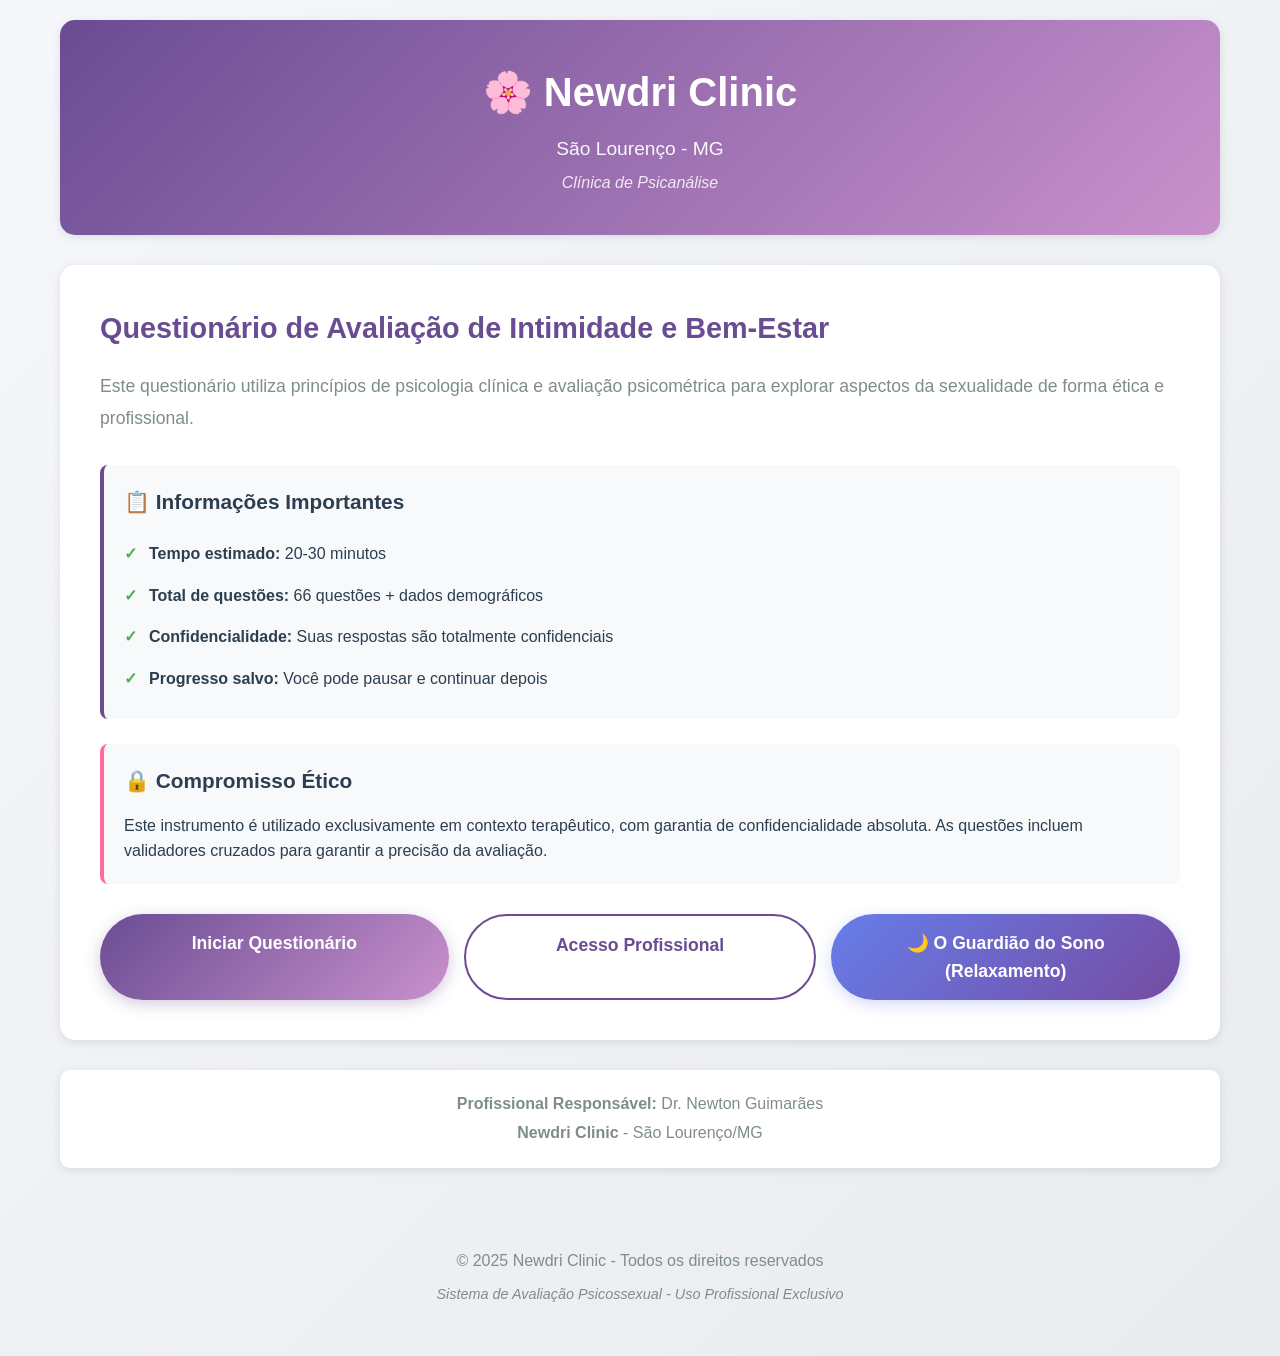
<file: index.html>
<!DOCTYPE html>
<html lang="pt-BR">
<head>
    <meta charset="UTF-8">
    <meta name="viewport" content="width=device-width, initial-scale=1.0">
    <title>Newdri Clinic - Avaliação de Intimidade e Bem-Estar</title>
    <link rel="stylesheet" href="css/styles.css">
</head>
<body>
    <div class="container">
        <header class="clinic-header">
            <h1>🌸 Newdri Clinic</h1>
            <p class="subtitle">São Lourenço - MG</p>
            <p class="tagline">Clínica de Psicanálise</p>
        </header>

        <main class="welcome-section">
            <div class="card">
                <h2>Questionário de Avaliação de Intimidade e Bem-Estar</h2>
                <p class="intro-text">
                    Este questionário utiliza princípios de psicologia clínica e avaliação psicométrica 
                    para explorar aspectos da sexualidade de forma ética e profissional.
                </p>

                <div class="info-box">
                    <h3>📋 Informações Importantes</h3>
                    <ul>
                        <li><strong>Tempo estimado:</strong> 20-30 minutos</li>
                        <li><strong>Total de questões:</strong> 66 questões + dados demográficos</li>
                        <li><strong>Confidencialidade:</strong> Suas respostas são totalmente confidenciais</li>
                        <li><strong>Progresso salvo:</strong> Você pode pausar e continuar depois</li>
                    </ul>
                </div>

                <div class="ethics-box">
                    <h3>🔒 Compromisso Ético</h3>
                    <p>
                        Este instrumento é utilizado exclusivamente em contexto terapêutico, 
                        com garantia de confidencialidade absoluta. As questões incluem 
                        validadores cruzados para garantir a precisão da avaliação.
                    </p>
                </div>

                <div class="button-group">
                    <a href="questionario.html" class="btn btn-primary">
                        Iniciar Questionário
                    </a>
                    <a href="admin.html" class="btn btn-secondary">
                        Acesso Profissional
                    </a>
                    <a href="guardiao-do-sono/" class="btn btn-tertiary">
                        🌙 O Guardião do Sono (Relaxamento)
                    </a>
                </div>
            </div>

            <div class="professional-info">
                <p>
                    <strong>Profissional Responsável:</strong> Dr. Newton Guimarães<br>
                    <strong>Newdri Clinic</strong> - São Lourenço/MG
                </p>
            </div>
        </main>

        <footer>
            <p>&copy; 2025 Newdri Clinic - Todos os direitos reservados</p>
            <p class="footer-note">Sistema de Avaliação Psicossexual - Uso Profissional Exclusivo</p>
        </footer>
    </div>
</body>
</html>
</file>
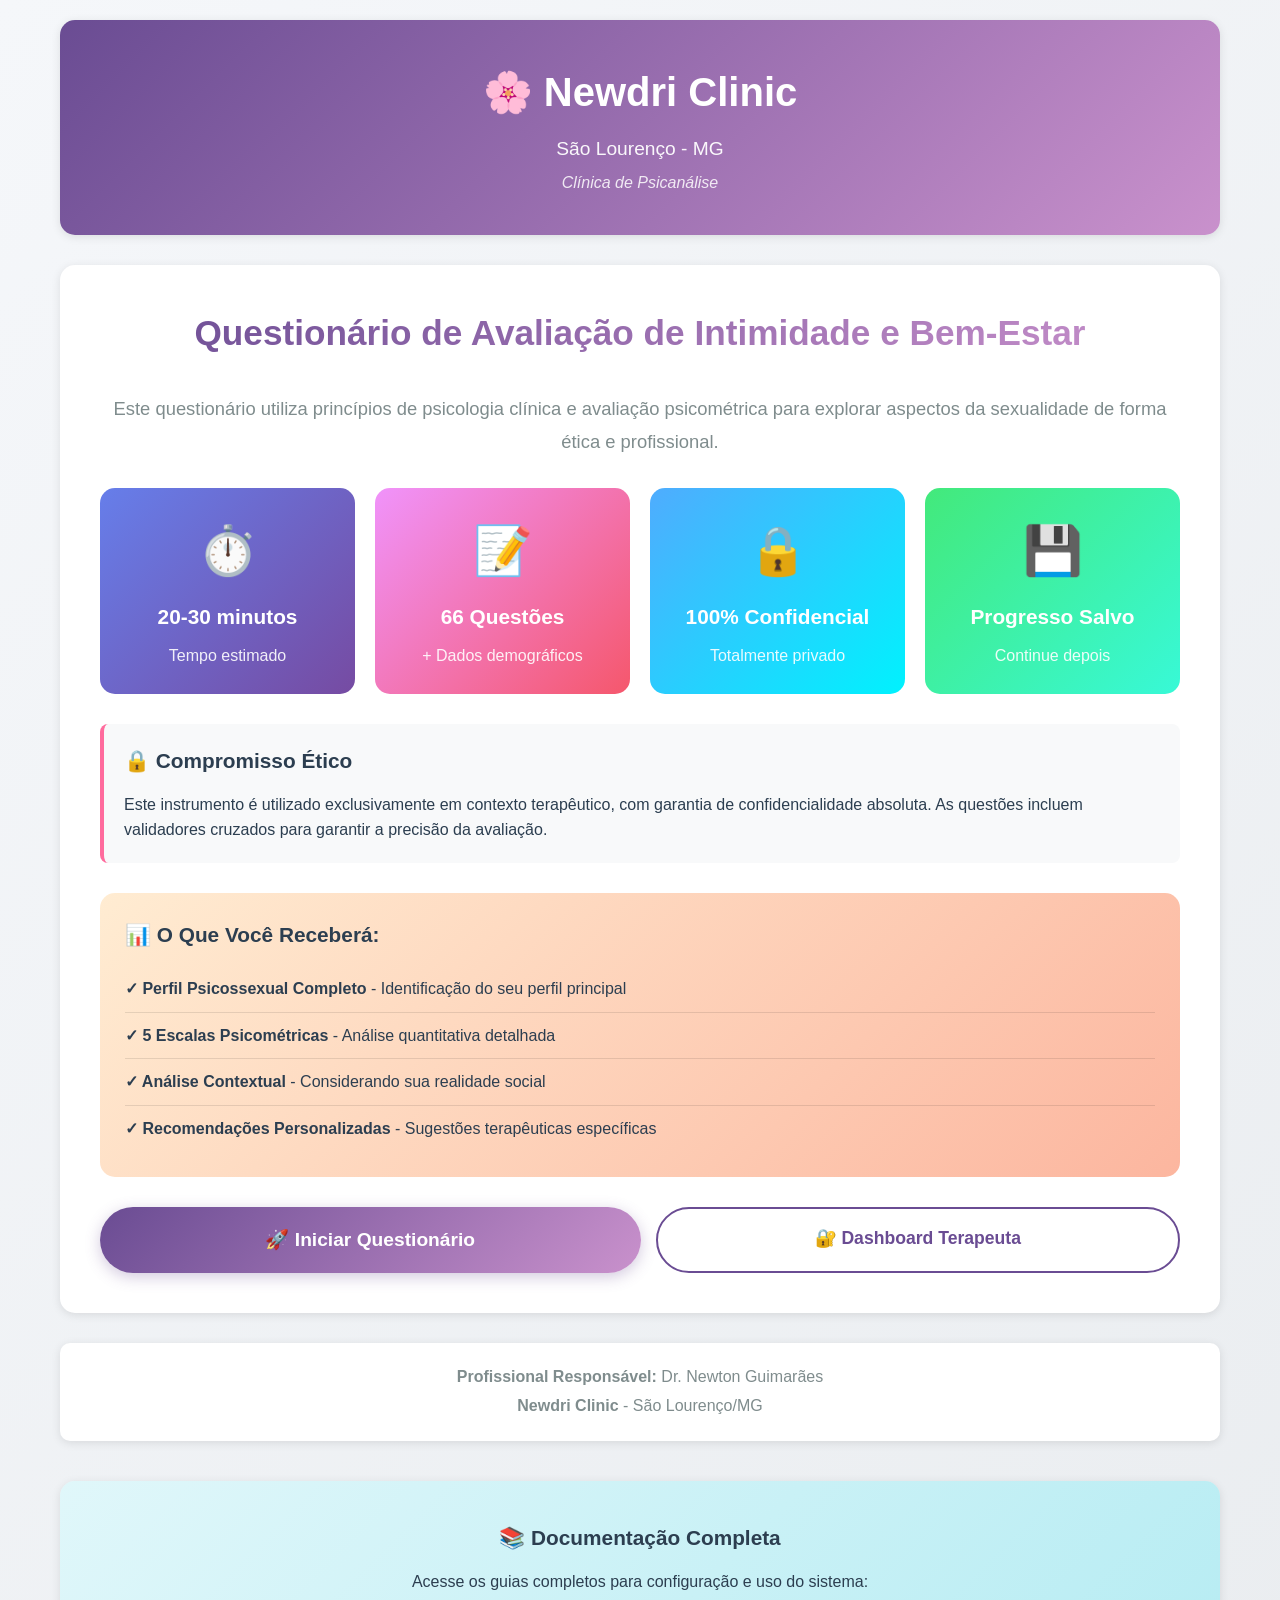
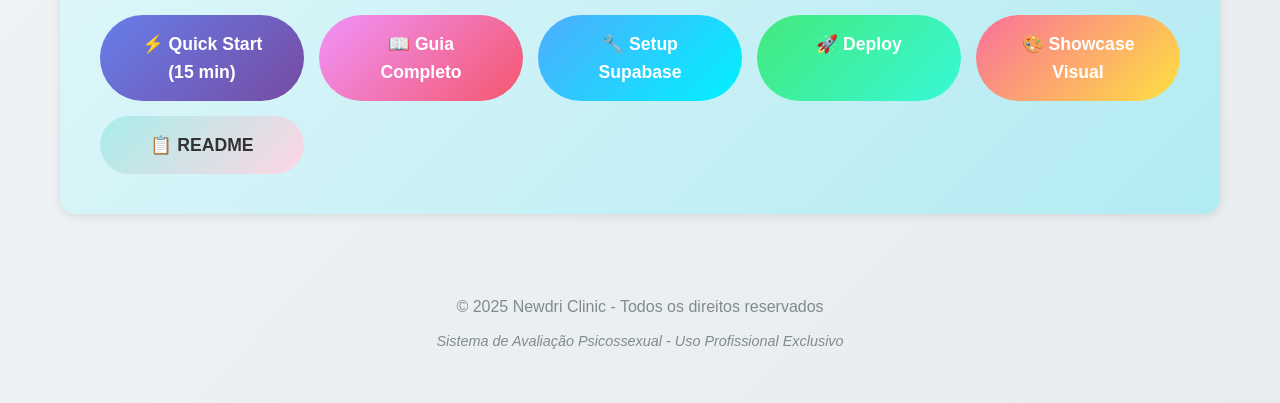
<file: newdri-clinic/index.html>
<!DOCTYPE html>
<html lang="pt-BR">
<head>
    <meta charset="UTF-8">
    <meta name="viewport" content="width=device-width, initial-scale=1.0">
    <title>Newdri Clinic - Avaliação de Intimidade e Bem-Estar</title>
    <link rel="stylesheet" href="css/styles.css">
</head>
<body>
    <div class="container">
        <header class="clinic-header">
            <h1>🌸 Newdri Clinic</h1>
            <p class="subtitle">São Lourenço - MG</p>
            <p class="tagline">Clínica de Psicanálise</p>
        </header>

        <main class="welcome-section">
            <div class="card">
                <div style="text-align: center; margin-bottom: 30px;">
                    <h2 style="font-size: 2.2rem; background: linear-gradient(135deg, #6a4c93, #c991cc); 
                               -webkit-background-clip: text; -webkit-text-fill-color: transparent;
                               background-clip: text;">
                        Questionário de Avaliação de Intimidade e Bem-Estar
                    </h2>
                </div>
                
                <p class="intro-text" style="font-size: 1.15rem; text-align: center;">
                    Este questionário utiliza princípios de psicologia clínica e avaliação psicométrica 
                    para explorar aspectos da sexualidade de forma ética e profissional.
                </p>

                <div style="display: grid; grid-template-columns: repeat(auto-fit, minmax(250px, 1fr)); gap: 20px; margin: 30px 0;">
                    <div style="background: linear-gradient(135deg, #667eea 0%, #764ba2 100%); 
                                color: white; padding: 25px; border-radius: 15px; text-align: center;">
                        <div style="font-size: 3rem;">⏱️</div>
                        <h3 style="color: white; margin: 10px 0;">20-30 minutos</h3>
                        <p style="opacity: 0.9;">Tempo estimado</p>
                    </div>
                    <div style="background: linear-gradient(135deg, #f093fb 0%, #f5576c 100%); 
                                color: white; padding: 25px; border-radius: 15px; text-align: center;">
                        <div style="font-size: 3rem;">📝</div>
                        <h3 style="color: white; margin: 10px 0;">66 Questões</h3>
                        <p style="opacity: 0.9;">+ Dados demográficos</p>
                    </div>
                    <div style="background: linear-gradient(135deg, #4facfe 0%, #00f2fe 100%); 
                                color: white; padding: 25px; border-radius: 15px; text-align: center;">
                        <div style="font-size: 3rem;">🔒</div>
                        <h3 style="color: white; margin: 10px 0;">100% Confidencial</h3>
                        <p style="opacity: 0.9;">Totalmente privado</p>
                    </div>
                    <div style="background: linear-gradient(135deg, #43e97b 0%, #38f9d7 100%); 
                                color: white; padding: 25px; border-radius: 15px; text-align: center;">
                        <div style="font-size: 3rem;">💾</div>
                        <h3 style="color: white; margin: 10px 0;">Progresso Salvo</h3>
                        <p style="opacity: 0.9;">Continue depois</p>
                    </div>
                </div>

                <div class="ethics-box">
                    <h3>🔒 Compromisso Ético</h3>
                    <p>
                        Este instrumento é utilizado exclusivamente em contexto terapêutico, 
                        com garantia de confidencialidade absoluta. As questões incluem 
                        validadores cruzados para garantir a precisão da avaliação.
                    </p>
                </div>

                <div style="background: linear-gradient(135deg, #ffecd2 0%, #fcb69f 100%); 
                            padding: 25px; border-radius: 15px; margin: 30px 0;">
                    <h3 style="margin-top: 0;">📊 O Que Você Receberá:</h3>
                    <ul style="list-style: none; padding: 0;">
                        <li style="padding: 10px 0; border-bottom: 1px solid rgba(0,0,0,0.1);">
                            <strong>✓ Perfil Psicossexual Completo</strong> - Identificação do seu perfil principal
                        </li>
                        <li style="padding: 10px 0; border-bottom: 1px solid rgba(0,0,0,0.1);">
                            <strong>✓ 5 Escalas Psicométricas</strong> - Análise quantitativa detalhada
                        </li>
                        <li style="padding: 10px 0; border-bottom: 1px solid rgba(0,0,0,0.1);">
                            <strong>✓ Análise Contextual</strong> - Considerando sua realidade social
                        </li>
                        <li style="padding: 10px 0;">
                            <strong>✓ Recomendações Personalizadas</strong> - Sugestões terapêuticas específicas
                        </li>
                    </ul>
                </div>

                <div class="button-group">
                    <a href="acesso.html" class="btn btn-primary" style="font-size: 1.2rem; padding: 18px 50px;">
                        🚀 Iniciar Questionário
                    </a>
                    <a href="dashboard.html" class="btn btn-secondary">
                        🔐 Dashboard Terapeuta
                    </a>
                </div>
            </div>

            <div class="professional-info">
                <p>
                    <strong>Profissional Responsável:</strong> Dr. Newton Guimarães<br>
                    <strong>Newdri Clinic</strong> - São Lourenço/MG
                </p>
            </div>

            <!-- Seção de Documentação -->
            <div class="card" style="margin-top: 40px; background: linear-gradient(135deg, #e0f7fa 0%, #b2ebf2 100%);">
                <h3 style="text-align: center; margin-top: 0;">📚 Documentação Completa</h3>
                <p style="text-align: center; margin-bottom: 20px;">
                    Acesse os guias completos para configuração e uso do sistema:
                </p>
                <div style="display: grid; grid-template-columns: repeat(auto-fit, minmax(200px, 1fr)); gap: 15px;">
                    <a href="QUICK-START.md" target="_blank" class="btn" style="background: linear-gradient(135deg, #667eea, #764ba2); color: white; text-decoration: none;">
                        ⚡ Quick Start (15 min)
                    </a>
                    <a href="GUIA-COMPLETO-FINAL.md" target="_blank" class="btn" style="background: linear-gradient(135deg, #f093fb, #f5576c); color: white; text-decoration: none;">
                        📖 Guia Completo
                    </a>
                    <a href="CONFIGURAR-SUPABASE.md" target="_blank" class="btn" style="background: linear-gradient(135deg, #4facfe, #00f2fe); color: white; text-decoration: none;">
                        🔧 Setup Supabase
                    </a>
                    <a href="DEPLOY.md" target="_blank" class="btn" style="background: linear-gradient(135deg, #43e97b, #38f9d7); color: white; text-decoration: none;">
                        🚀 Deploy
                    </a>
                    <a href="SHOWCASE-VISUAL.md" target="_blank" class="btn" style="background: linear-gradient(135deg, #fa709a, #fee140); color: white; text-decoration: none;">
                        🎨 Showcase Visual
                    </a>
                    <a href="README.md" target="_blank" class="btn" style="background: linear-gradient(135deg, #a8edea, #fed6e3); color: #333; text-decoration: none;">
                        📋 README
                    </a>
                </div>
            </div>
        </main>

        <footer>
            <p>&copy; 2025 Newdri Clinic - Todos os direitos reservados</p>
            <p class="footer-note">Sistema de Avaliação Psicossexual - Uso Profissional Exclusivo</p>
        </footer>
    </div>
</body>
</html>
</file>
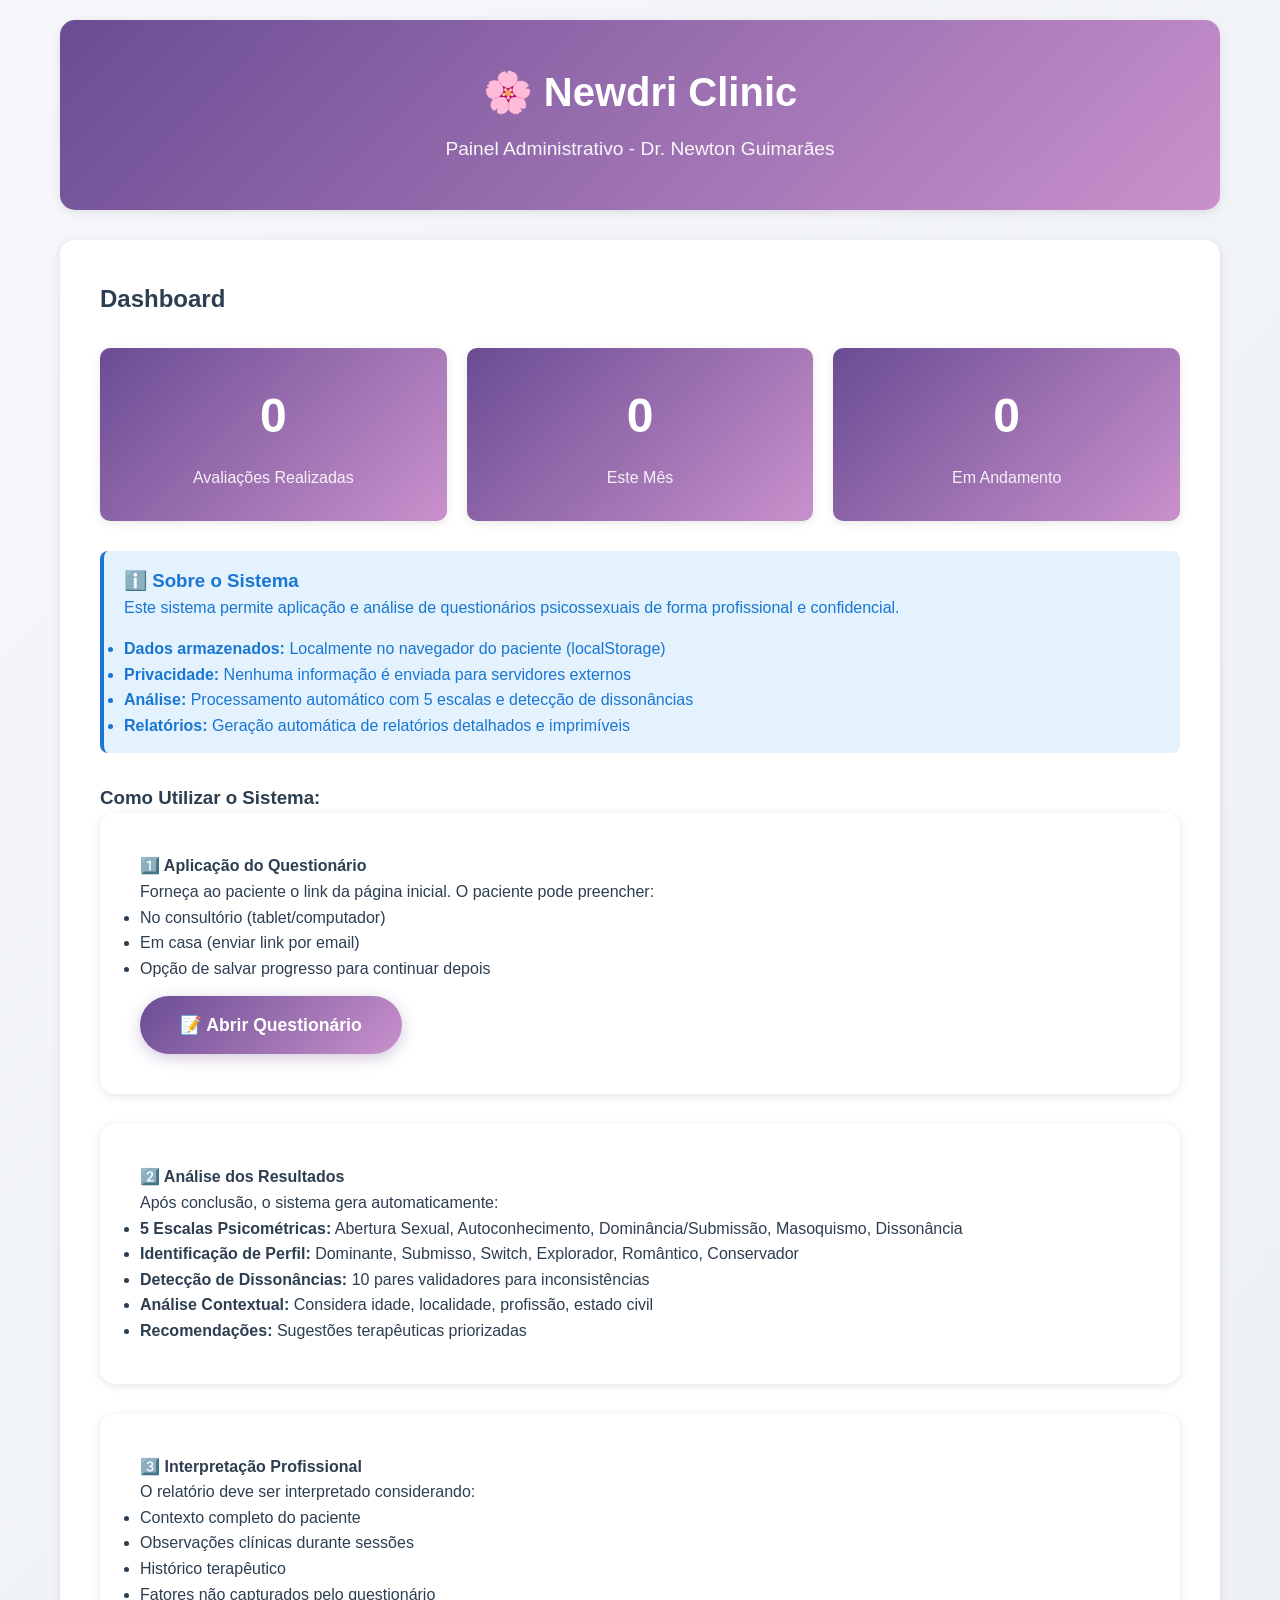
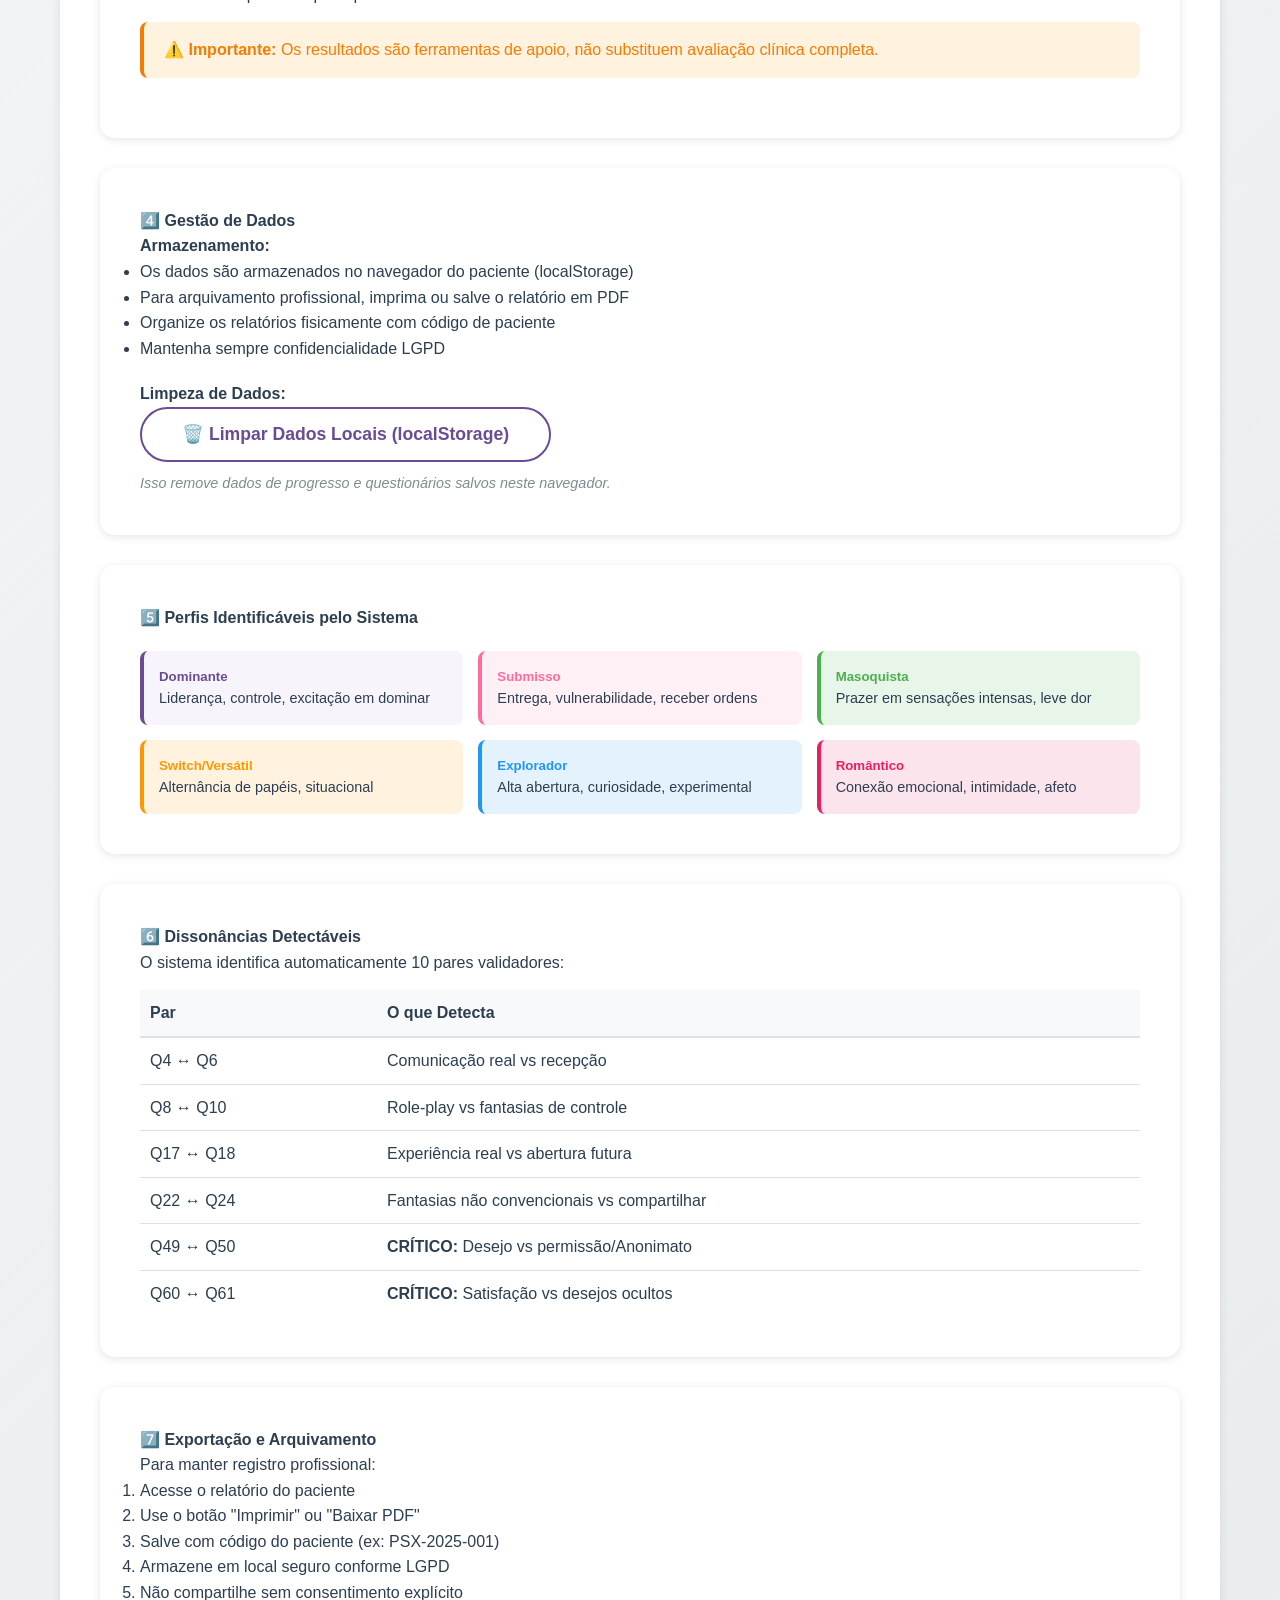
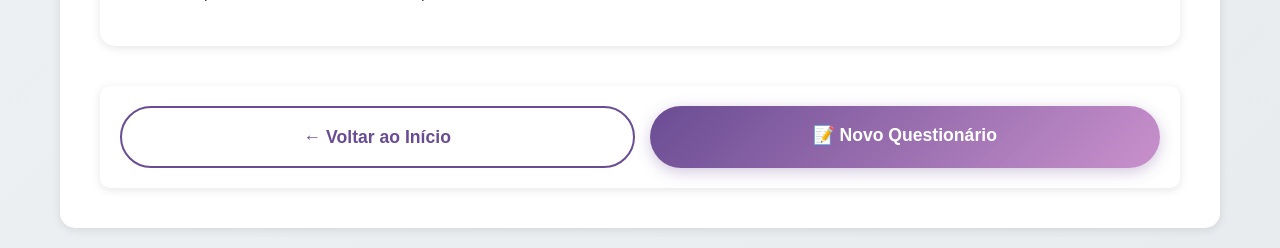
<file: admin.html>
<!DOCTYPE html>
<html lang="pt-BR">
<head>
    <meta charset="UTF-8">
    <meta name="viewport" content="width=device-width, initial-scale=1.0">
    <title>Painel Administrativo - Newdri Clinic</title>
    <link rel="stylesheet" href="css/styles.css">
</head>
<body>
    <div class="container">
        <header class="clinic-header">
            <h1>🌸 Newdri Clinic</h1>
            <p class="subtitle">Painel Administrativo - Dr. Newton Guimarães</p>
        </header>

        <div class="admin-panel">
            <h2>Dashboard</h2>
            
            <div class="stats-grid">
                <div class="stat-card">
                    <div class="stat-number" id="totalAvaliacoes">0</div>
                    <div class="stat-label">Avaliações Realizadas</div>
                </div>
                <div class="stat-card">
                    <div class="stat-number" id="avaliacoesEsteMes">0</div>
                    <div class="stat-label">Este Mês</div>
                </div>
                <div class="stat-card">
                    <div class="stat-number" id="progressoSalvo">0</div>
                    <div class="stat-label">Em Andamento</div>
                </div>
            </div>

            <div class="alert alert-info" style="margin: 30px 0;">
                <h3 style="margin-top: 0;">ℹ️ Sobre o Sistema</h3>
                <p>Este sistema permite aplicação e análise de questionários psicossexuais de forma profissional e confidencial.</p>
                <ul style="margin-top: 15px;">
                    <li><strong>Dados armazenados:</strong> Localmente no navegador do paciente (localStorage)</li>
                    <li><strong>Privacidade:</strong> Nenhuma informação é enviada para servidores externos</li>
                    <li><strong>Análise:</strong> Processamento automático com 5 escalas e detecção de dissonâncias</li>
                    <li><strong>Relatórios:</strong> Geração automática de relatórios detalhados e imprimíveis</li>
                </ul>
            </div>

            <div class="evaluation-list">
                <h3>Como Utilizar o Sistema:</h3>
                
                <div class="card">
                    <h4>1️⃣ Aplicação do Questionário</h4>
                    <p>Forneça ao paciente o link da página inicial. O paciente pode preencher:</p>
                    <ul>
                        <li>No consultório (tablet/computador)</li>
                        <li>Em casa (enviar link por email)</li>
                        <li>Opção de salvar progresso para continuar depois</li>
                    </ul>
                    <a href="questionario.html" class="btn btn-primary" style="margin-top: 15px;">
                        📝 Abrir Questionário
                    </a>
                </div>

                <div class="card">
                    <h4>2️⃣ Análise dos Resultados</h4>
                    <p>Após conclusão, o sistema gera automaticamente:</p>
                    <ul>
                        <li><strong>5 Escalas Psicométricas:</strong> Abertura Sexual, Autoconhecimento, Dominância/Submissão, Masoquismo, Dissonância</li>
                        <li><strong>Identificação de Perfil:</strong> Dominante, Submisso, Switch, Explorador, Romântico, Conservador</li>
                        <li><strong>Detecção de Dissonâncias:</strong> 10 pares validadores para inconsistências</li>
                        <li><strong>Análise Contextual:</strong> Considera idade, localidade, profissão, estado civil</li>
                        <li><strong>Recomendações:</strong> Sugestões terapêuticas priorizadas</li>
                    </ul>
                </div>

                <div class="card">
                    <h4>3️⃣ Interpretação Profissional</h4>
                    <p>O relatório deve ser interpretado considerando:</p>
                    <ul>
                        <li>Contexto completo do paciente</li>
                        <li>Observações clínicas durante sessões</li>
                        <li>Histórico terapêutico</li>
                        <li>Fatores não capturados pelo questionário</li>
                    </ul>
                    <div class="alert alert-warning" style="margin-top: 15px;">
                        <strong>⚠️ Importante:</strong> Os resultados são ferramentas de apoio, não substituem avaliação clínica completa.
                    </div>
                </div>

                <div class="card">
                    <h4>4️⃣ Gestão de Dados</h4>
                    <p><strong>Armazenamento:</strong></p>
                    <ul>
                        <li>Os dados são armazenados no navegador do paciente (localStorage)</li>
                        <li>Para arquivamento profissional, imprima ou salve o relatório em PDF</li>
                        <li>Organize os relatórios fisicamente com código de paciente</li>
                        <li>Mantenha sempre confidencialidade LGPD</li>
                    </ul>
                    
                    <p style="margin-top: 20px;"><strong>Limpeza de Dados:</strong></p>
                    <button class="btn btn-secondary" onclick="limparDadosLocal()">
                        🗑️ Limpar Dados Locais (localStorage)
                    </button>
                    <p style="font-size: 0.9rem; color: #7f8c8d; margin-top: 10px;">
                        <em>Isso remove dados de progresso e questionários salvos neste navegador.</em>
                    </p>
                </div>

                <div class="card">
                    <h4>5️⃣ Perfis Identificáveis pelo Sistema</h4>
                    <div style="display: grid; grid-template-columns: repeat(auto-fit, minmax(250px, 1fr)); gap: 15px; margin-top: 20px;">
                        <div style="background: #f8f4fc; padding: 15px; border-radius: 8px; border-left: 4px solid #6a4c93;">
                            <h5 style="color: #6a4c93; margin-top: 0;">Dominante</h5>
                            <p style="font-size: 0.9rem;">Liderança, controle, excitação em dominar</p>
                        </div>
                        <div style="background: #fff0f5; padding: 15px; border-radius: 8px; border-left: 4px solid #ff6b9d;">
                            <h5 style="color: #ff6b9d; margin-top: 0;">Submisso</h5>
                            <p style="font-size: 0.9rem;">Entrega, vulnerabilidade, receber ordens</p>
                        </div>
                        <div style="background: #e8f5e9; padding: 15px; border-radius: 8px; border-left: 4px solid #4caf50;">
                            <h5 style="color: #4caf50; margin-top: 0;">Masoquista</h5>
                            <p style="font-size: 0.9rem;">Prazer em sensações intensas, leve dor</p>
                        </div>
                        <div style="background: #fff3e0; padding: 15px; border-radius: 8px; border-left: 4px solid #ff9800;">
                            <h5 style="color: #ff9800; margin-top: 0;">Switch/Versátil</h5>
                            <p style="font-size: 0.9rem;">Alternância de papéis, situacional</p>
                        </div>
                        <div style="background: #e3f2fd; padding: 15px; border-radius: 8px; border-left: 4px solid #2196f3;">
                            <h5 style="color: #2196f3; margin-top: 0;">Explorador</h5>
                            <p style="font-size: 0.9rem;">Alta abertura, curiosidade, experimental</p>
                        </div>
                        <div style="background: #fce4ec; padding: 15px; border-radius: 8px; border-left: 4px solid #e91e63;">
                            <h5 style="color: #e91e63; margin-top: 0;">Romântico</h5>
                            <p style="font-size: 0.9rem;">Conexão emocional, intimidade, afeto</p>
                        </div>
                    </div>
                </div>

                <div class="card">
                    <h4>6️⃣ Dissonâncias Detectáveis</h4>
                    <p>O sistema identifica automaticamente 10 pares validadores:</p>
                    <table style="width: 100%; border-collapse: collapse; margin-top: 15px;">
                        <thead>
                            <tr style="background: #f8f9fa;">
                                <th style="padding: 10px; text-align: left; border-bottom: 2px solid #dee2e6;">Par</th>
                                <th style="padding: 10px; text-align: left; border-bottom: 2px solid #dee2e6;">O que Detecta</th>
                            </tr>
                        </thead>
                        <tbody>
                            <tr style="border-bottom: 1px solid #e0e0e0;">
                                <td style="padding: 10px;">Q4 ↔ Q6</td>
                                <td style="padding: 10px;">Comunicação real vs recepção</td>
                            </tr>
                            <tr style="border-bottom: 1px solid #e0e0e0;">
                                <td style="padding: 10px;">Q8 ↔ Q10</td>
                                <td style="padding: 10px;">Role-play vs fantasias de controle</td>
                            </tr>
                            <tr style="border-bottom: 1px solid #e0e0e0;">
                                <td style="padding: 10px;">Q17 ↔ Q18</td>
                                <td style="padding: 10px;">Experiência real vs abertura futura</td>
                            </tr>
                            <tr style="border-bottom: 1px solid #e0e0e0;">
                                <td style="padding: 10px;">Q22 ↔ Q24</td>
                                <td style="padding: 10px;">Fantasias não convencionais vs compartilhar</td>
                            </tr>
                            <tr style="border-bottom: 1px solid #e0e0e0;">
                                <td style="padding: 10px;">Q49 ↔ Q50</td>
                                <td style="padding: 10px;"><strong>CRÍTICO:</strong> Desejo vs permissão/Anonimato</td>
                            </tr>
                            <tr>
                                <td style="padding: 10px;">Q60 ↔ Q61</td>
                                <td style="padding: 10px;"><strong>CRÍTICO:</strong> Satisfação vs desejos ocultos</td>
                            </tr>
                        </tbody>
                    </table>
                </div>

                <div class="card">
                    <h4>7️⃣ Exportação e Arquivamento</h4>
                    <p>Para manter registro profissional:</p>
                    <ol>
                        <li>Acesse o relatório do paciente</li>
                        <li>Use o botão "Imprimir" ou "Baixar PDF"</li>
                        <li>Salve com código do paciente (ex: PSX-2025-001)</li>
                        <li>Armazene em local seguro conforme LGPD</li>
                        <li>Não compartilhe sem consentimento explícito</li>
                    </ol>
                </div>
            </div>

            <div class="nav-buttons" style="margin-top: 40px;">
                <a href="index.html" class="btn btn-secondary">← Voltar ao Início</a>
                <a href="questionario.html" class="btn btn-primary">📝 Novo Questionário</a>
            </div>
        </div>
    </div>

    <script>
        // Atualizar estatísticas (simulado - dados locais)
        document.addEventListener('DOMContentLoaded', function() {
            atualizarEstatisticas();
        });

        function atualizarEstatisticas() {
            // Verificar localStorage
            const dadosQuestionario = localStorage.getItem('questionario_dados');
            const progressoSalvo = localStorage.getItem('questionario_progresso');

            document.getElementById('totalAvaliacoes').textContent = dadosQuestionario ? '1' : '0';
            document.getElementById('avaliacoesEsteMes').textContent = dadosQuestionario ? '1' : '0';
            document.getElementById('progressoSalvo').textContent = progressoSalvo ? '1' : '0';
        }

        function limparDadosLocal() {
            if (confirm('Tem certeza que deseja limpar todos os dados locais? Esta ação não pode ser desfeita.')) {
                localStorage.removeItem('questionario_dados');
                localStorage.removeItem('questionario_progresso');
                alert('✅ Dados locais removidos com sucesso!');
                atualizarEstatisticas();
            }
        }
    </script>
</body>
</html>
</file>
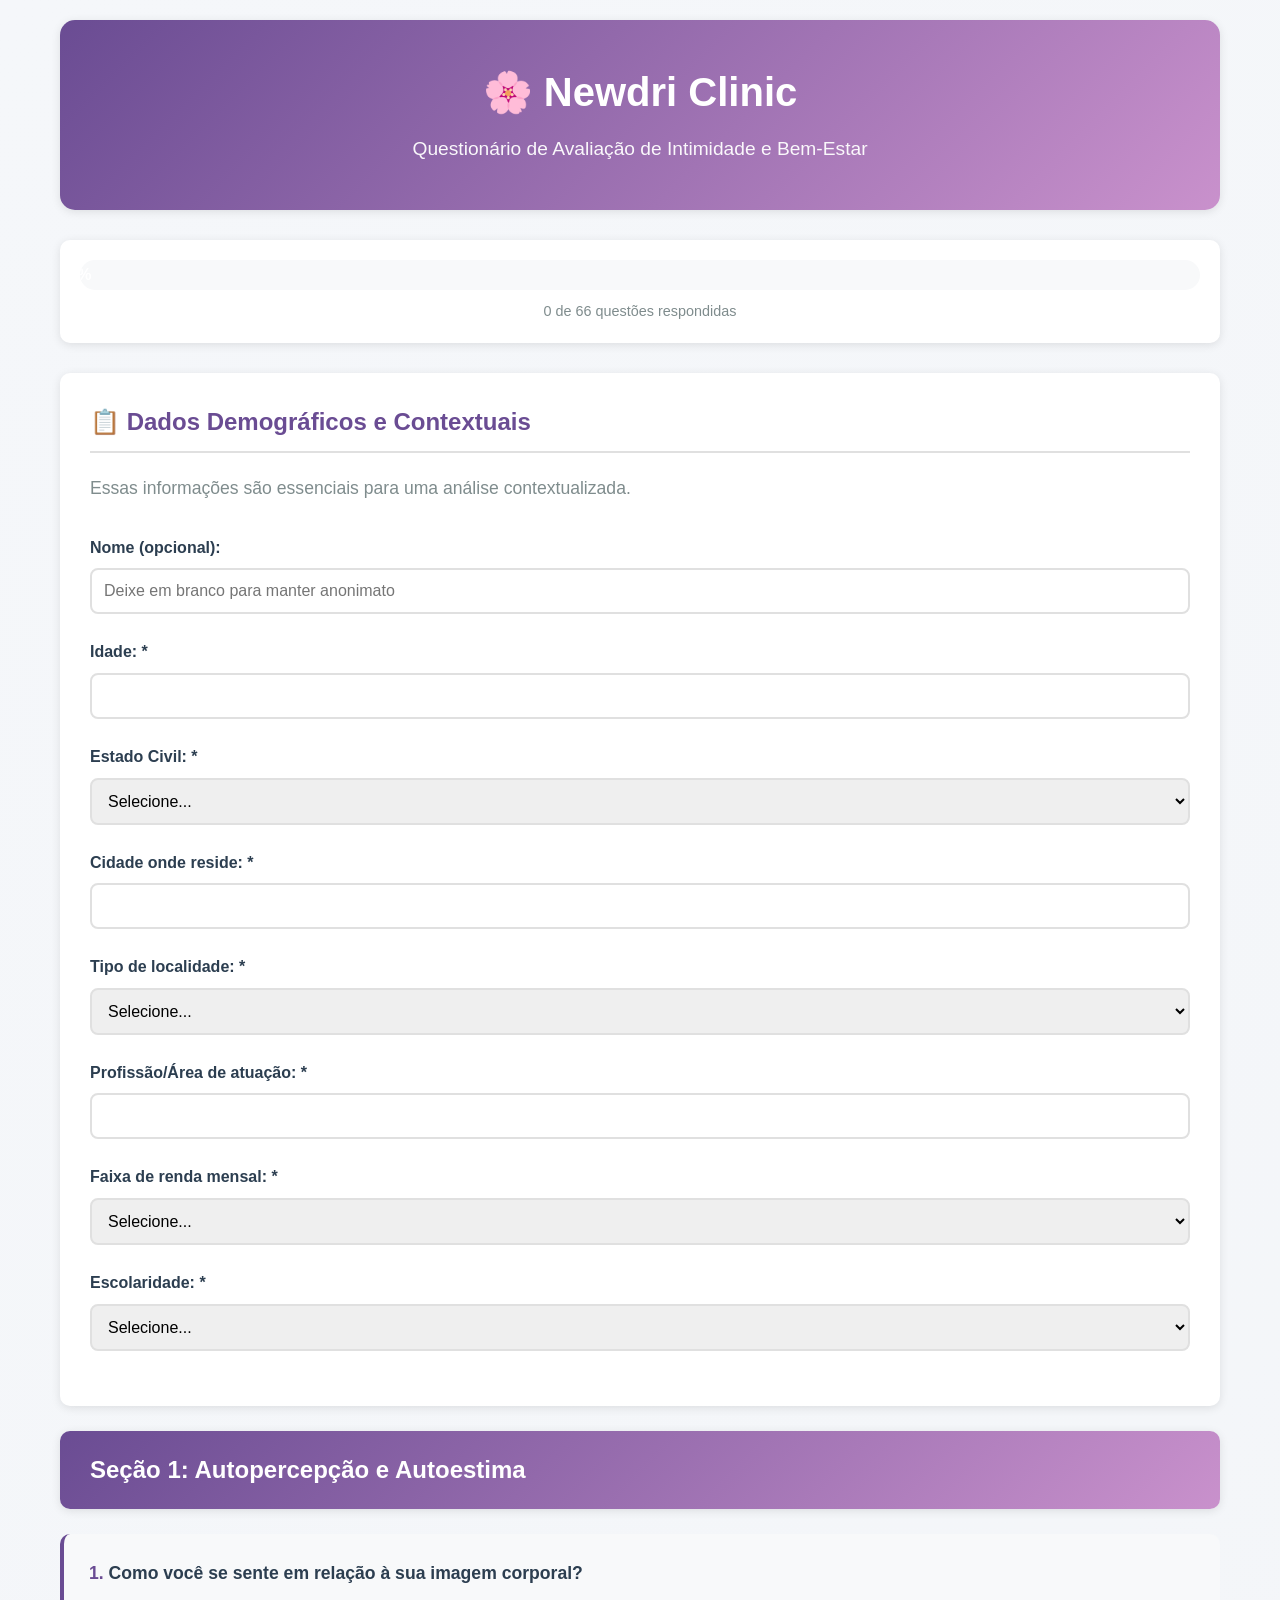
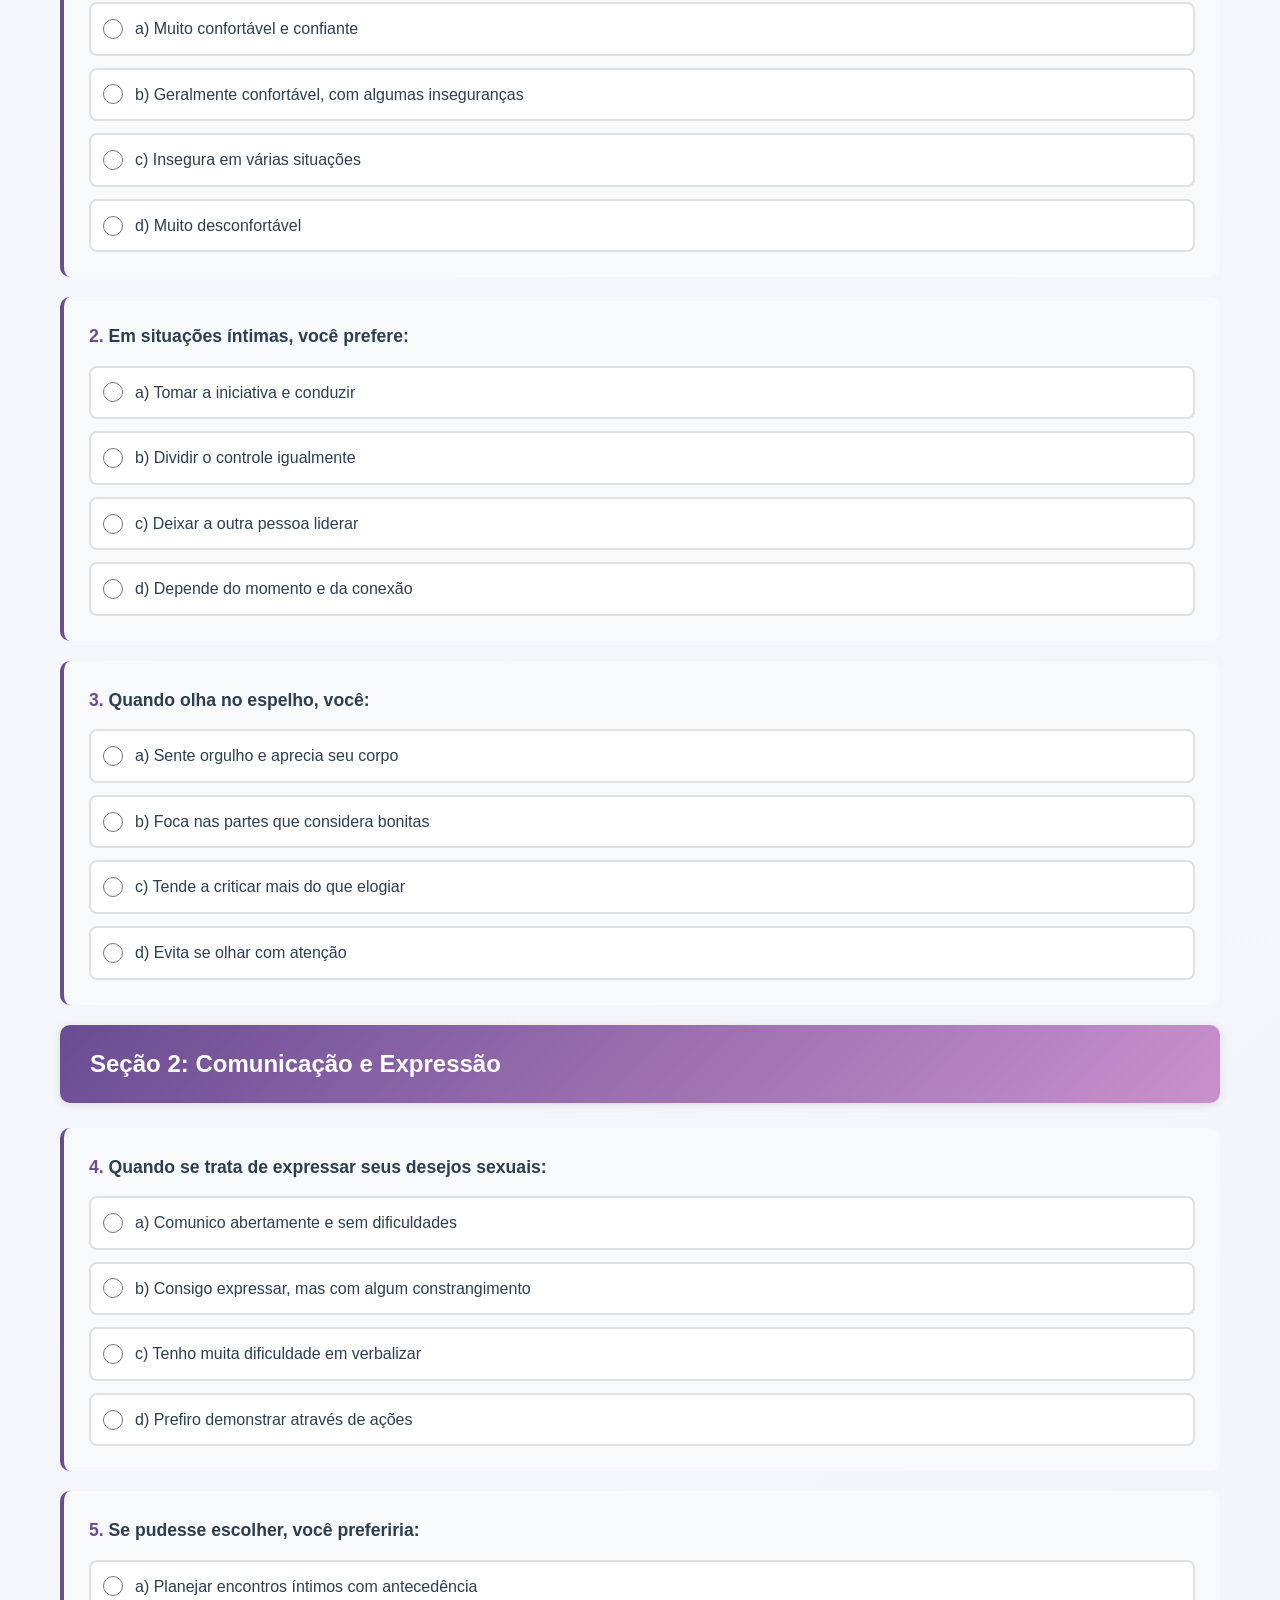
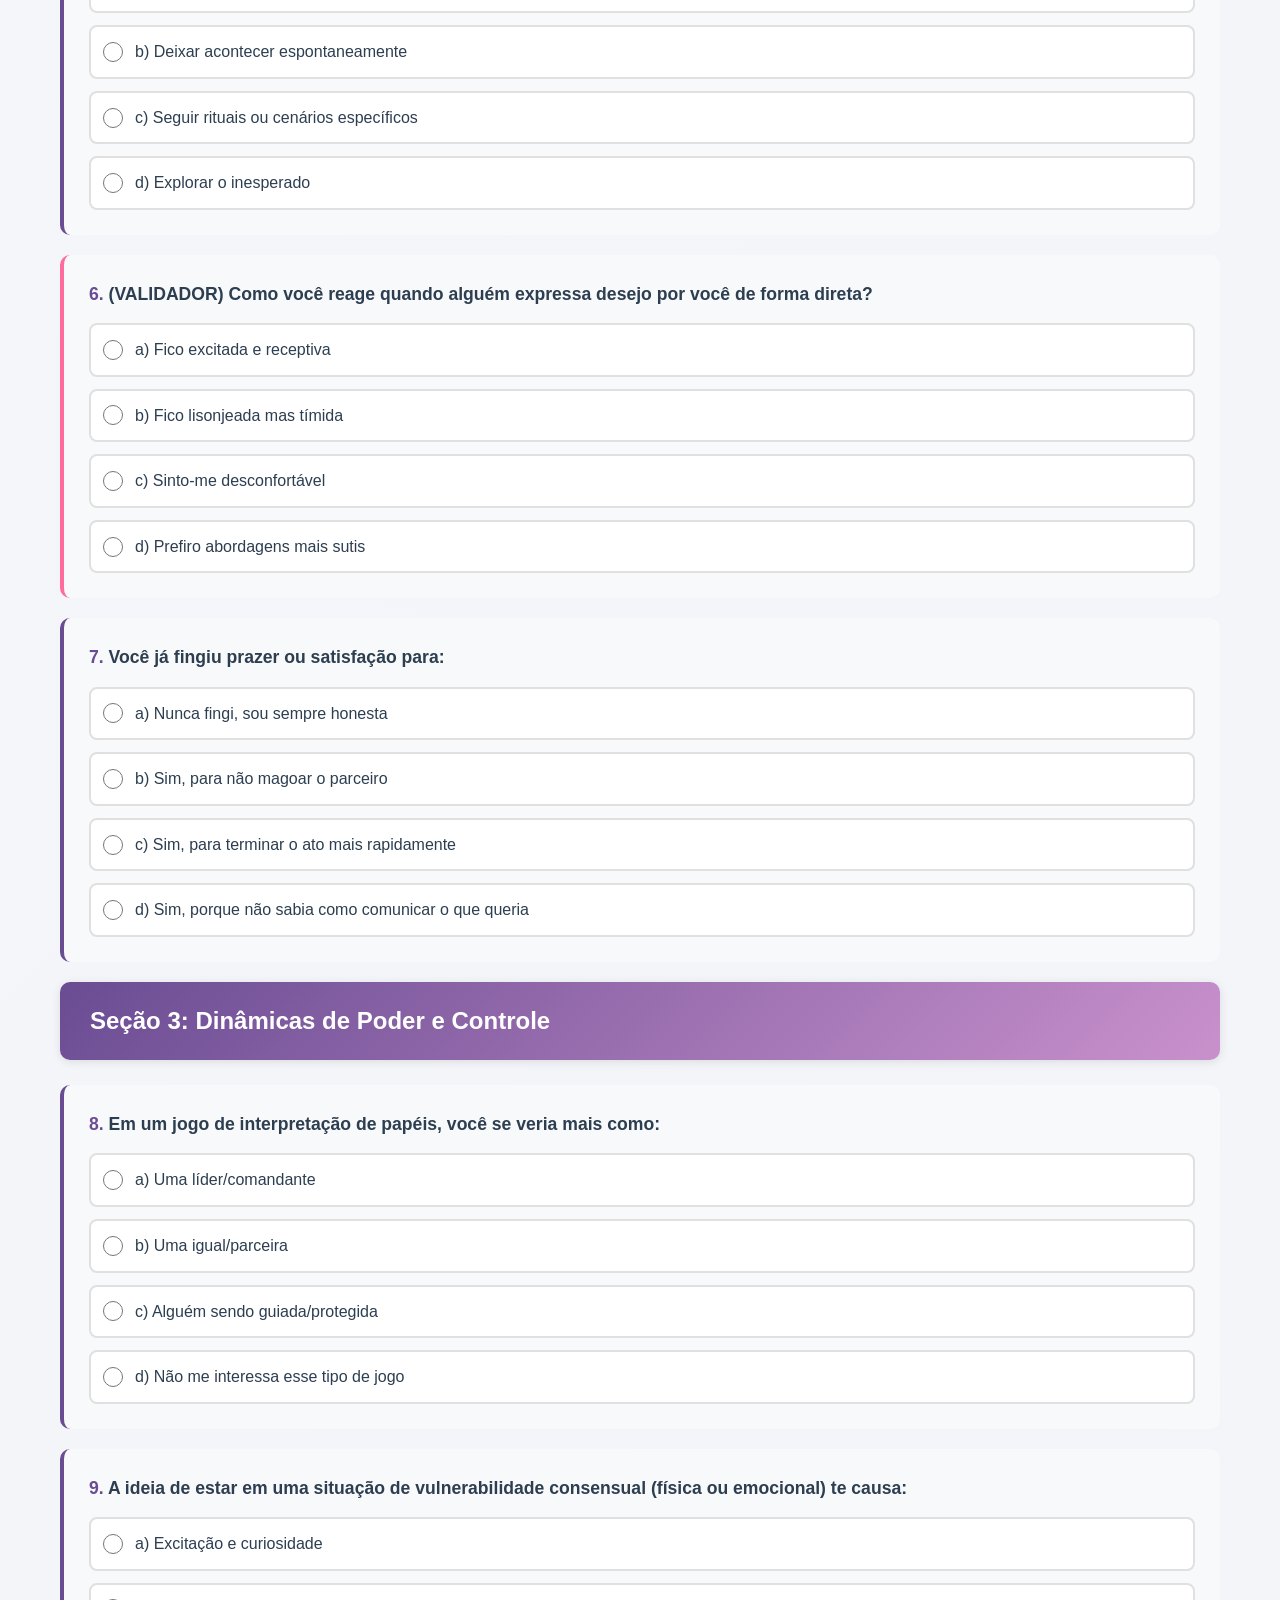
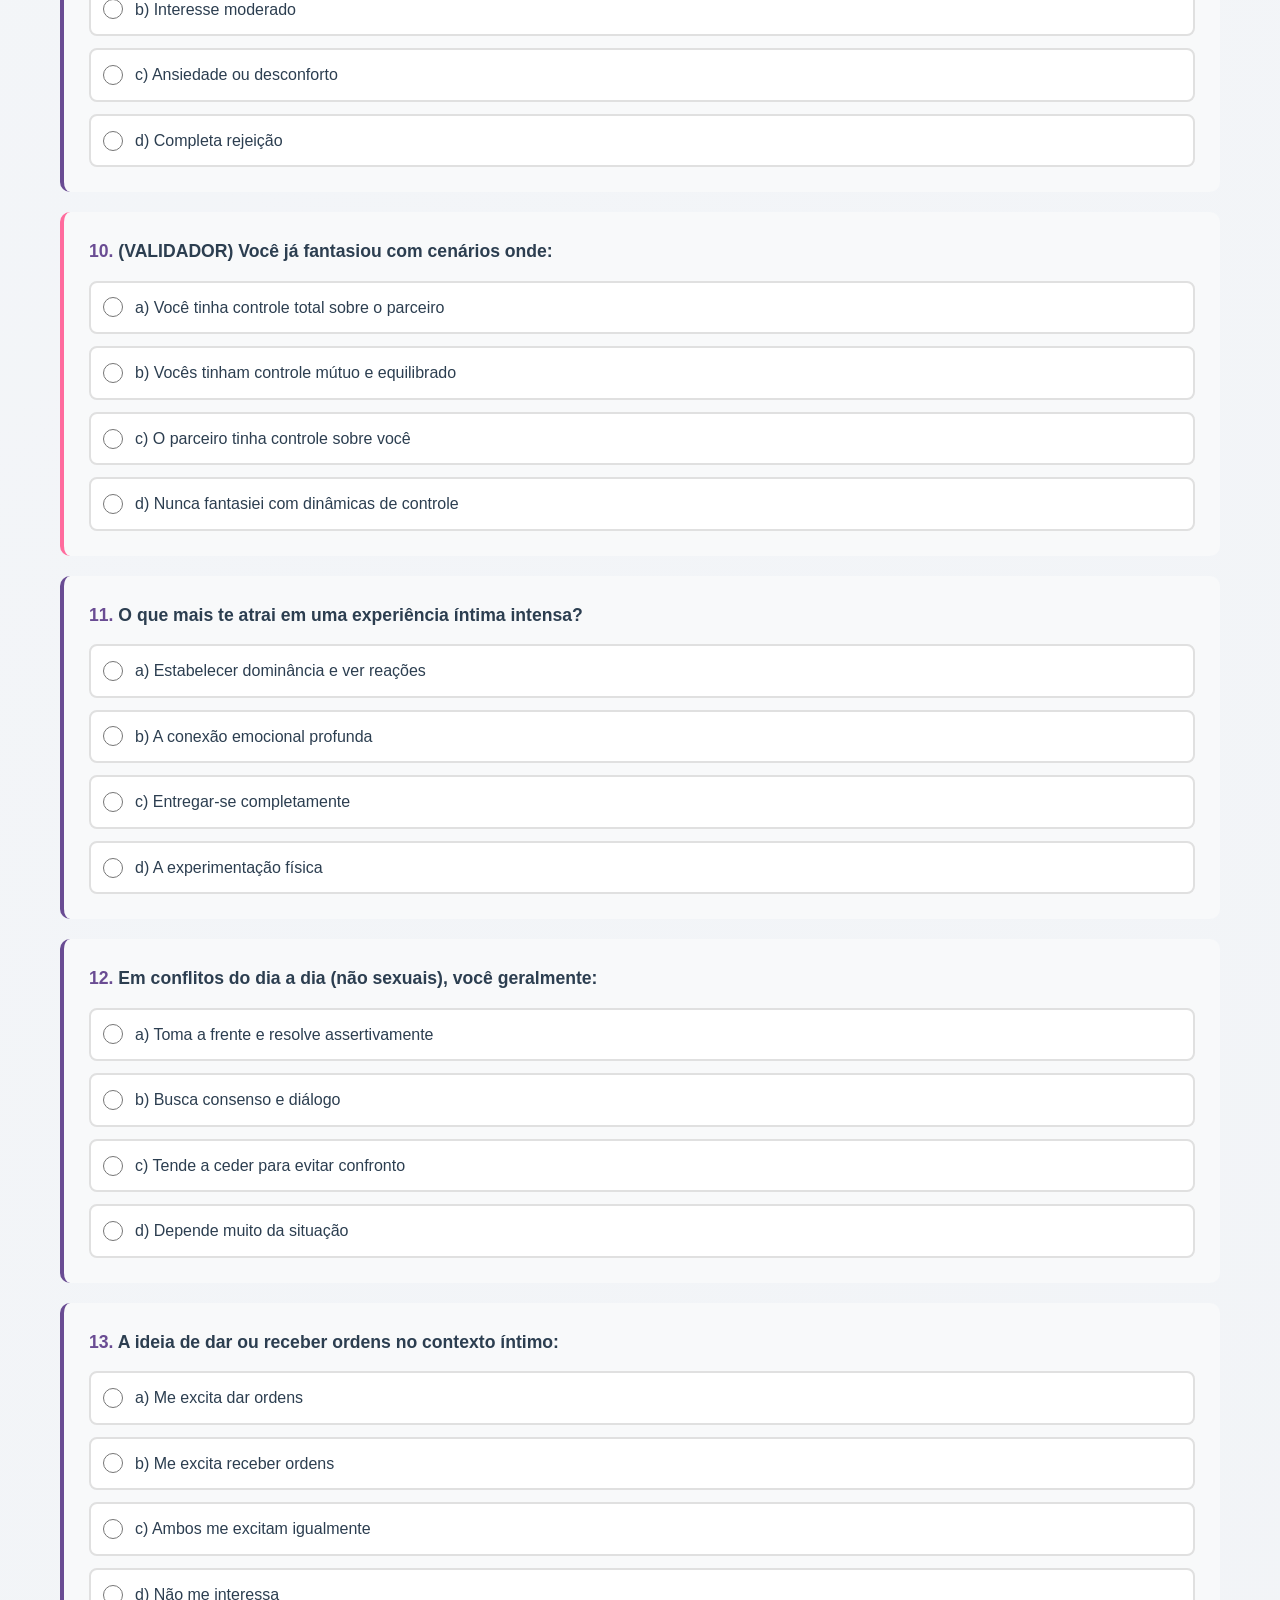
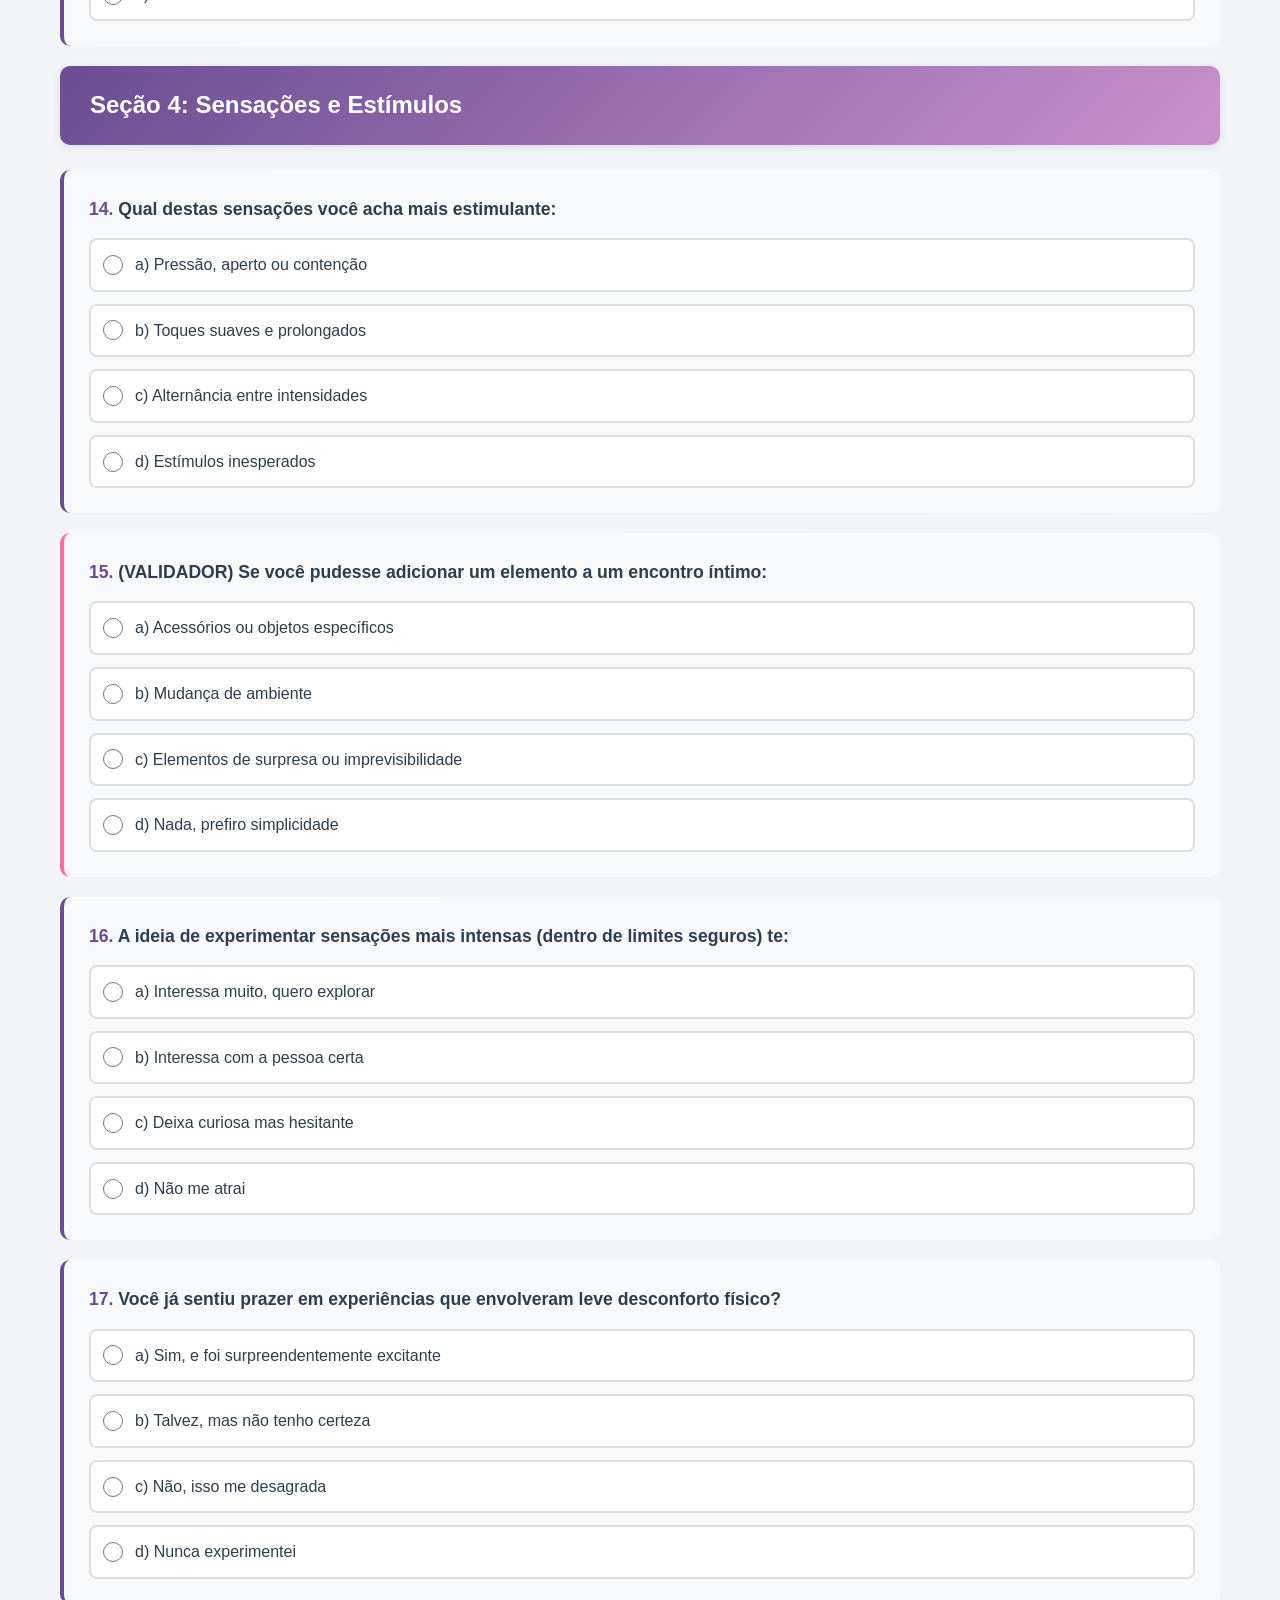
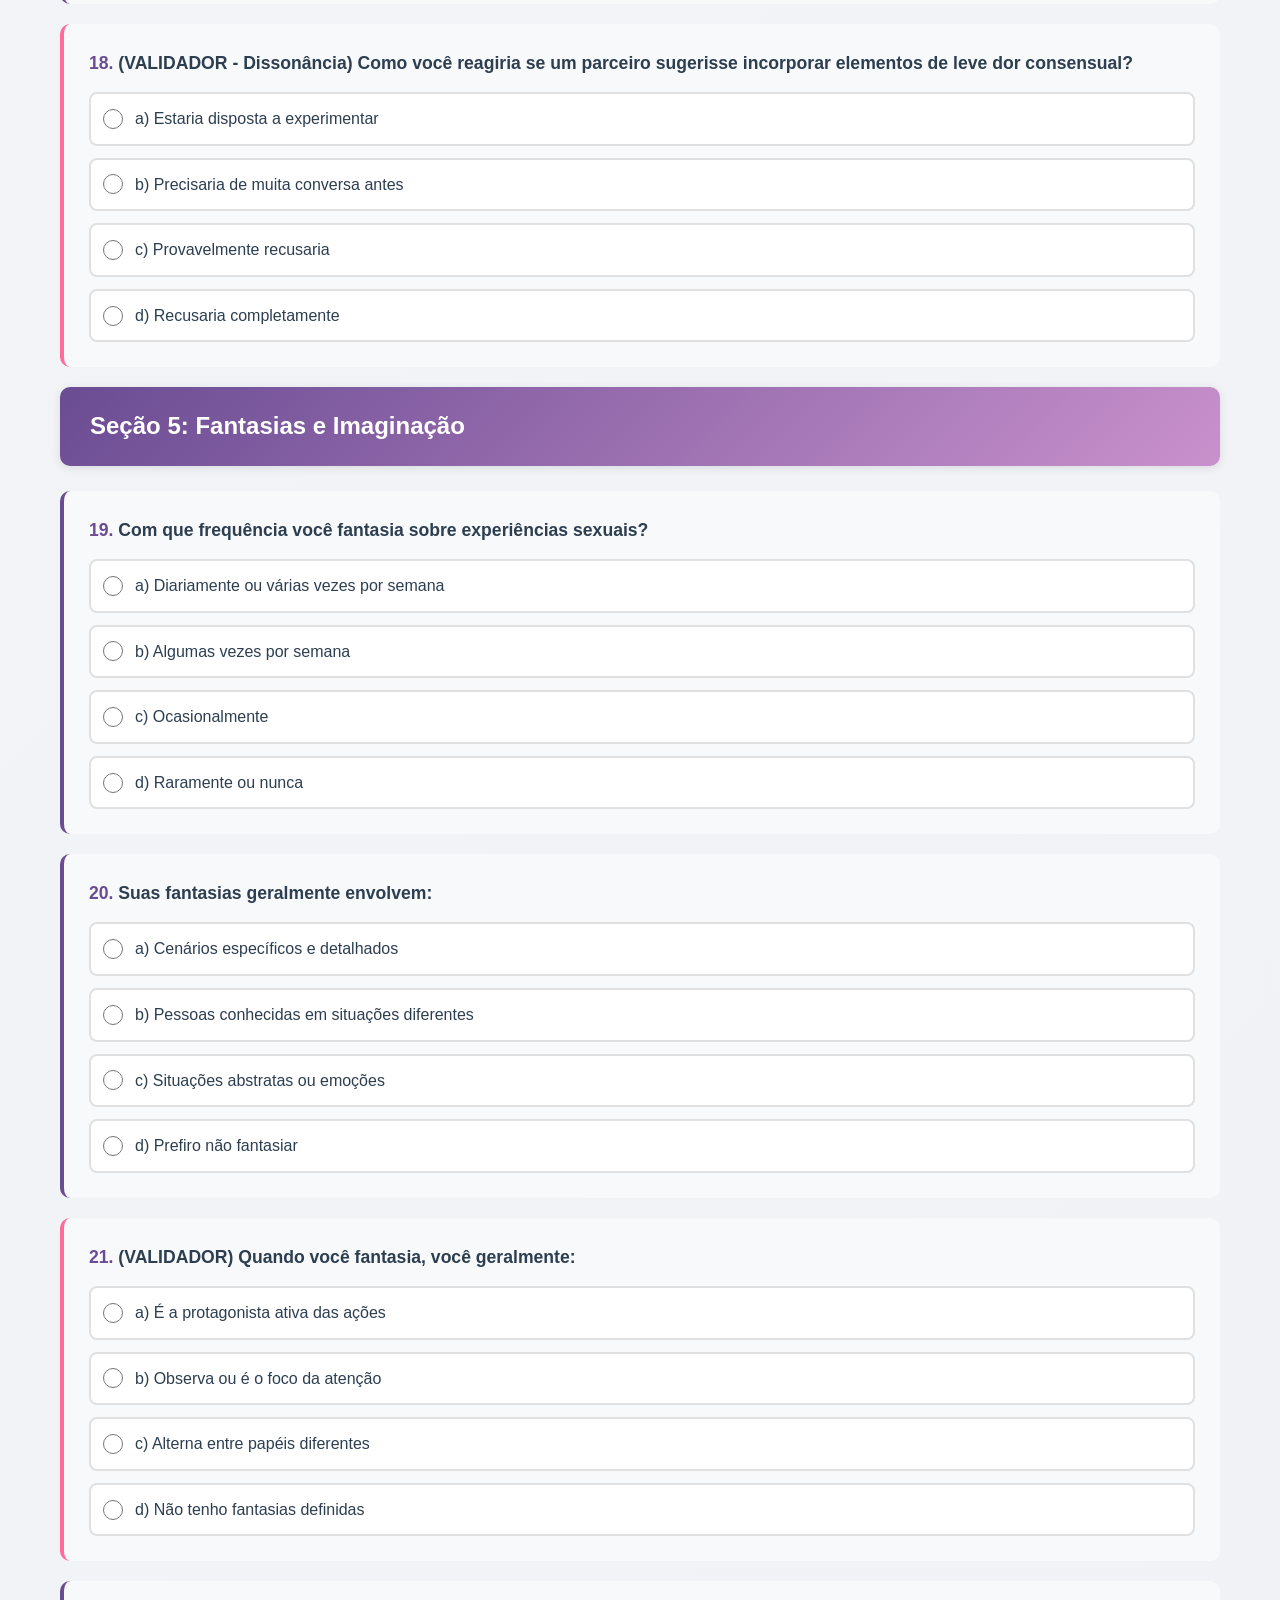
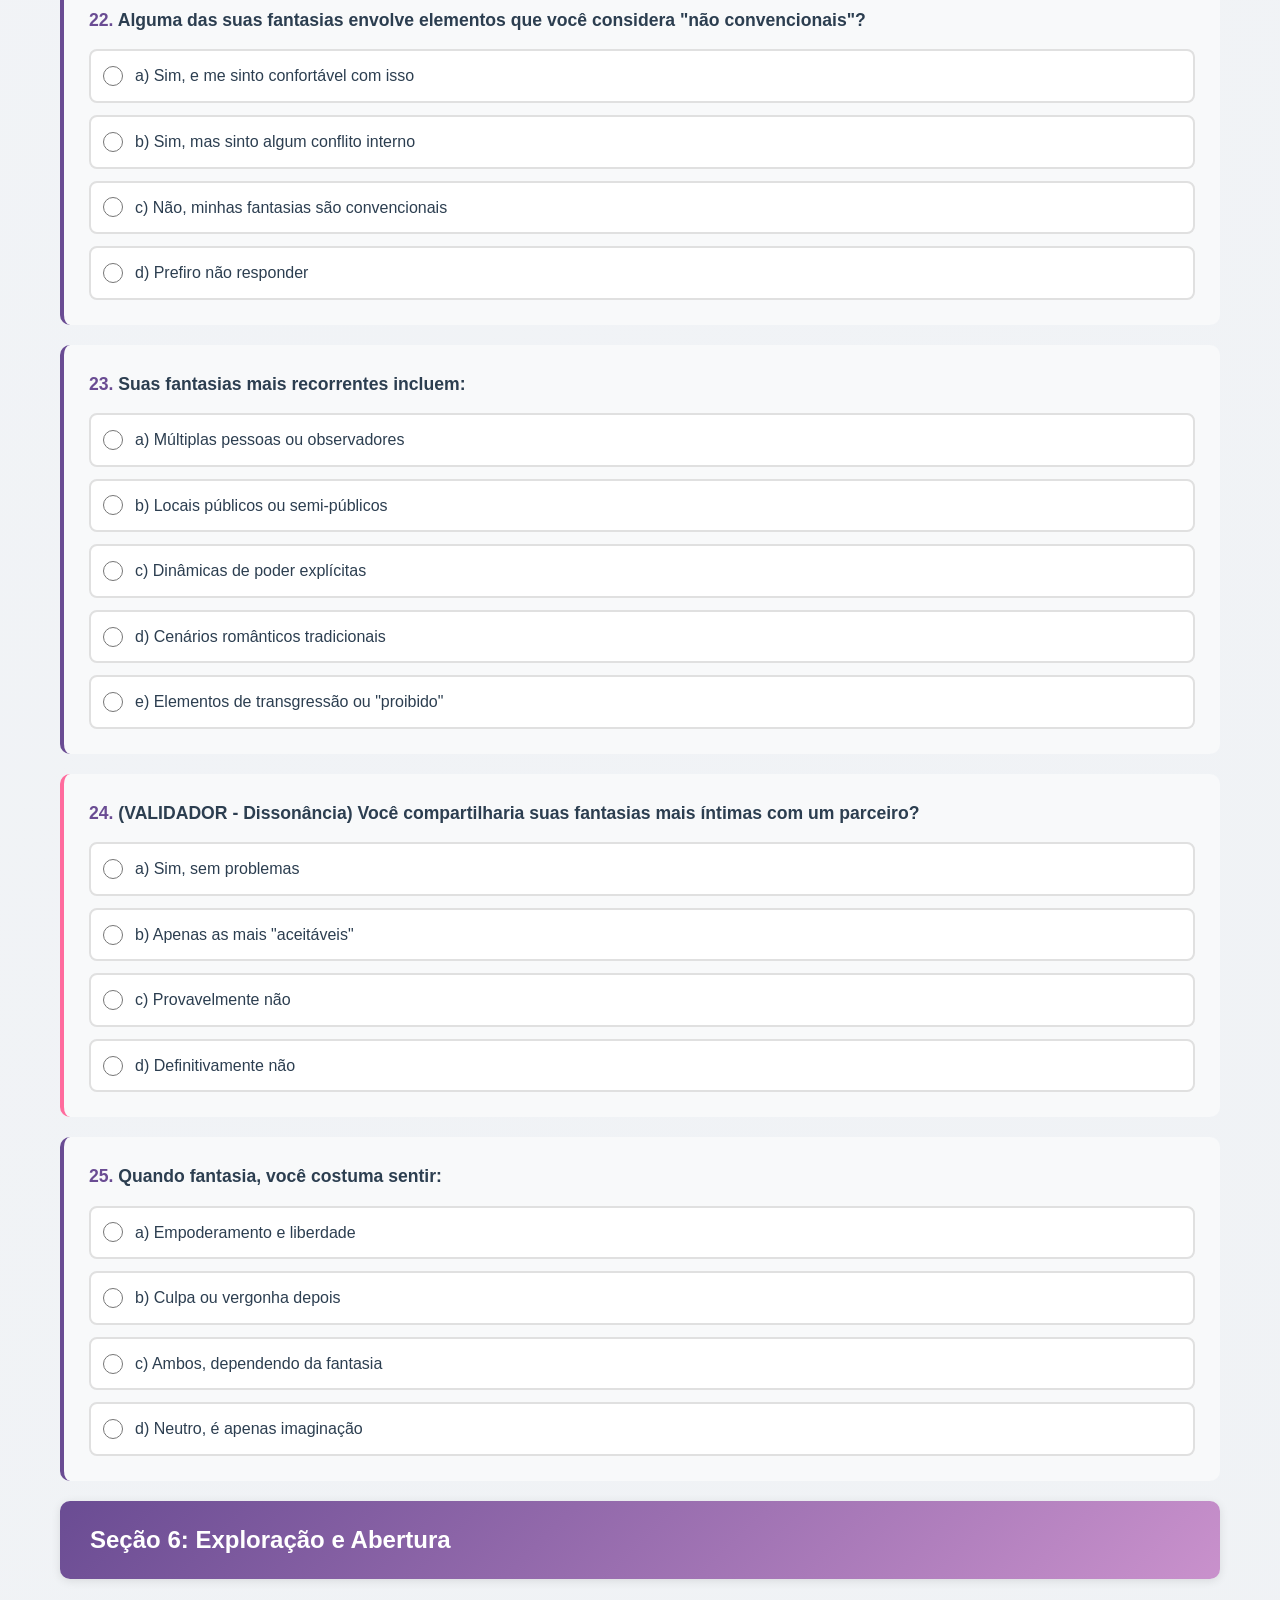
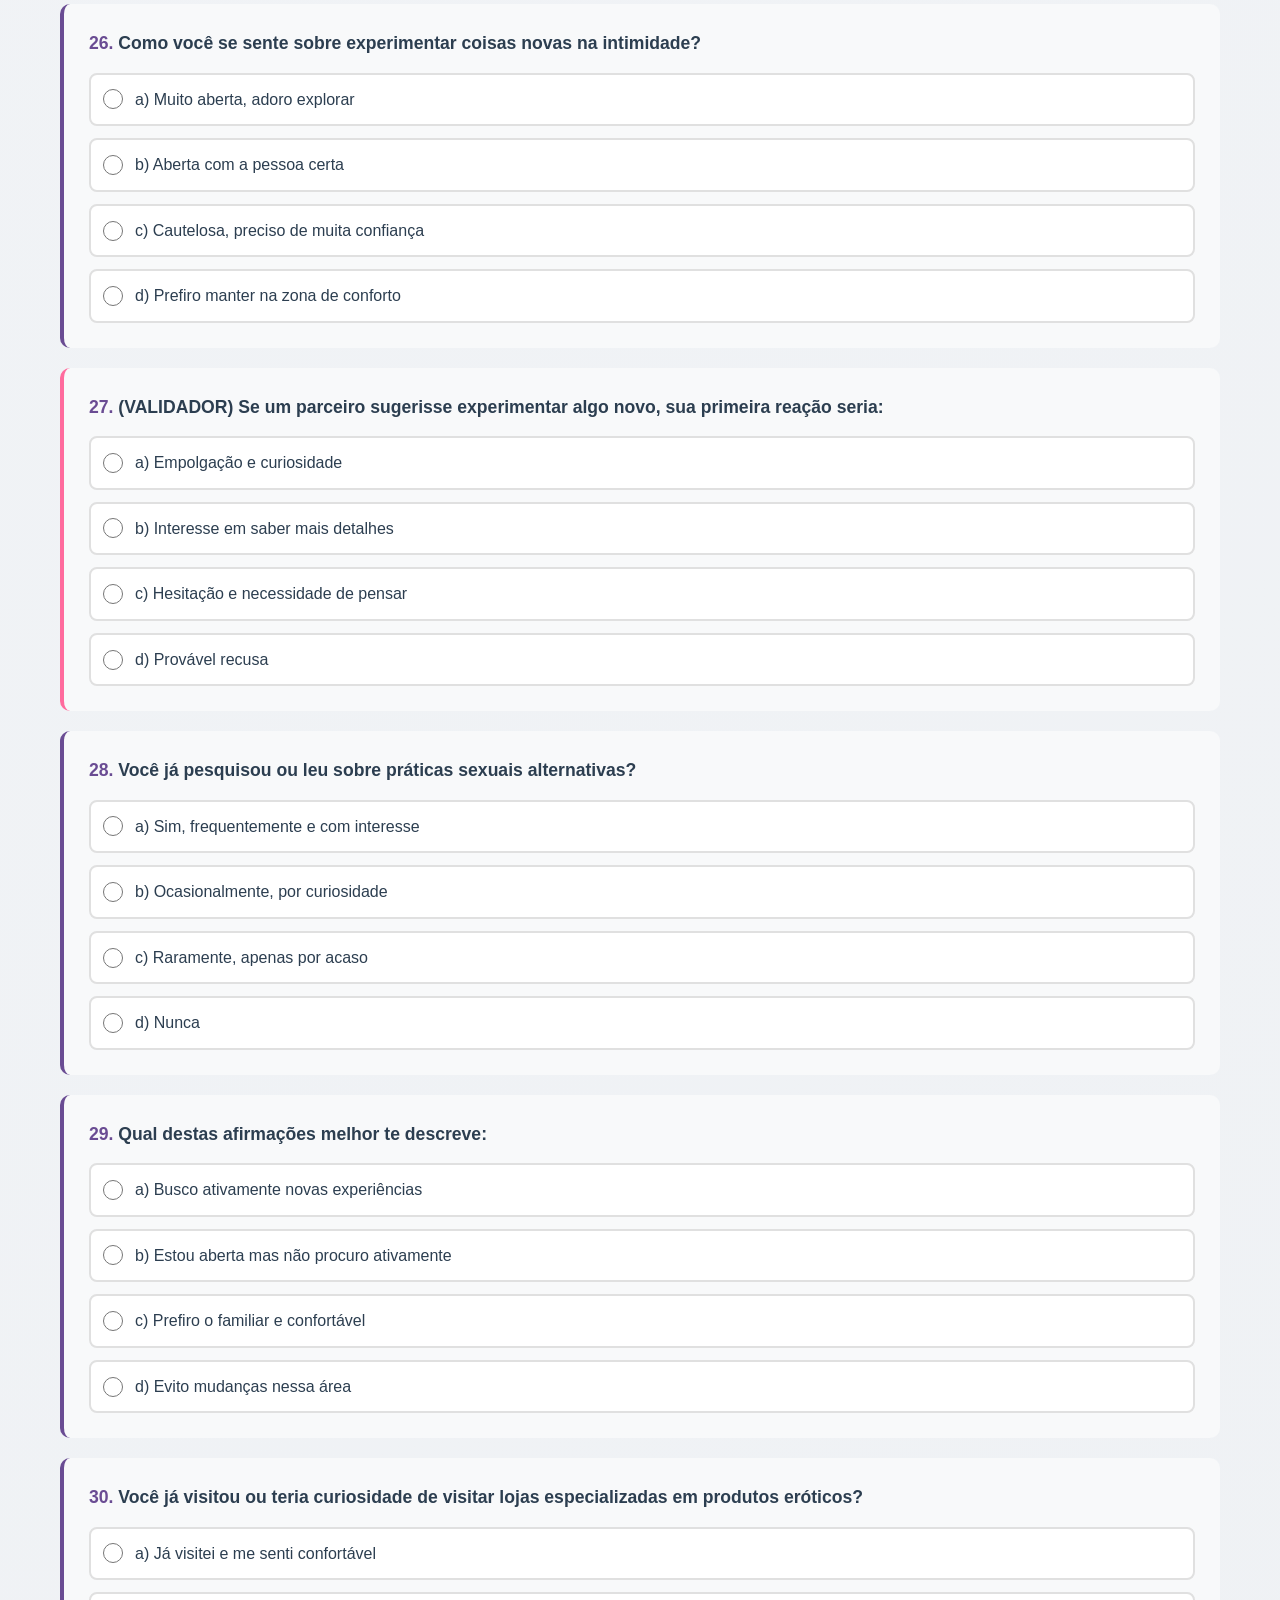
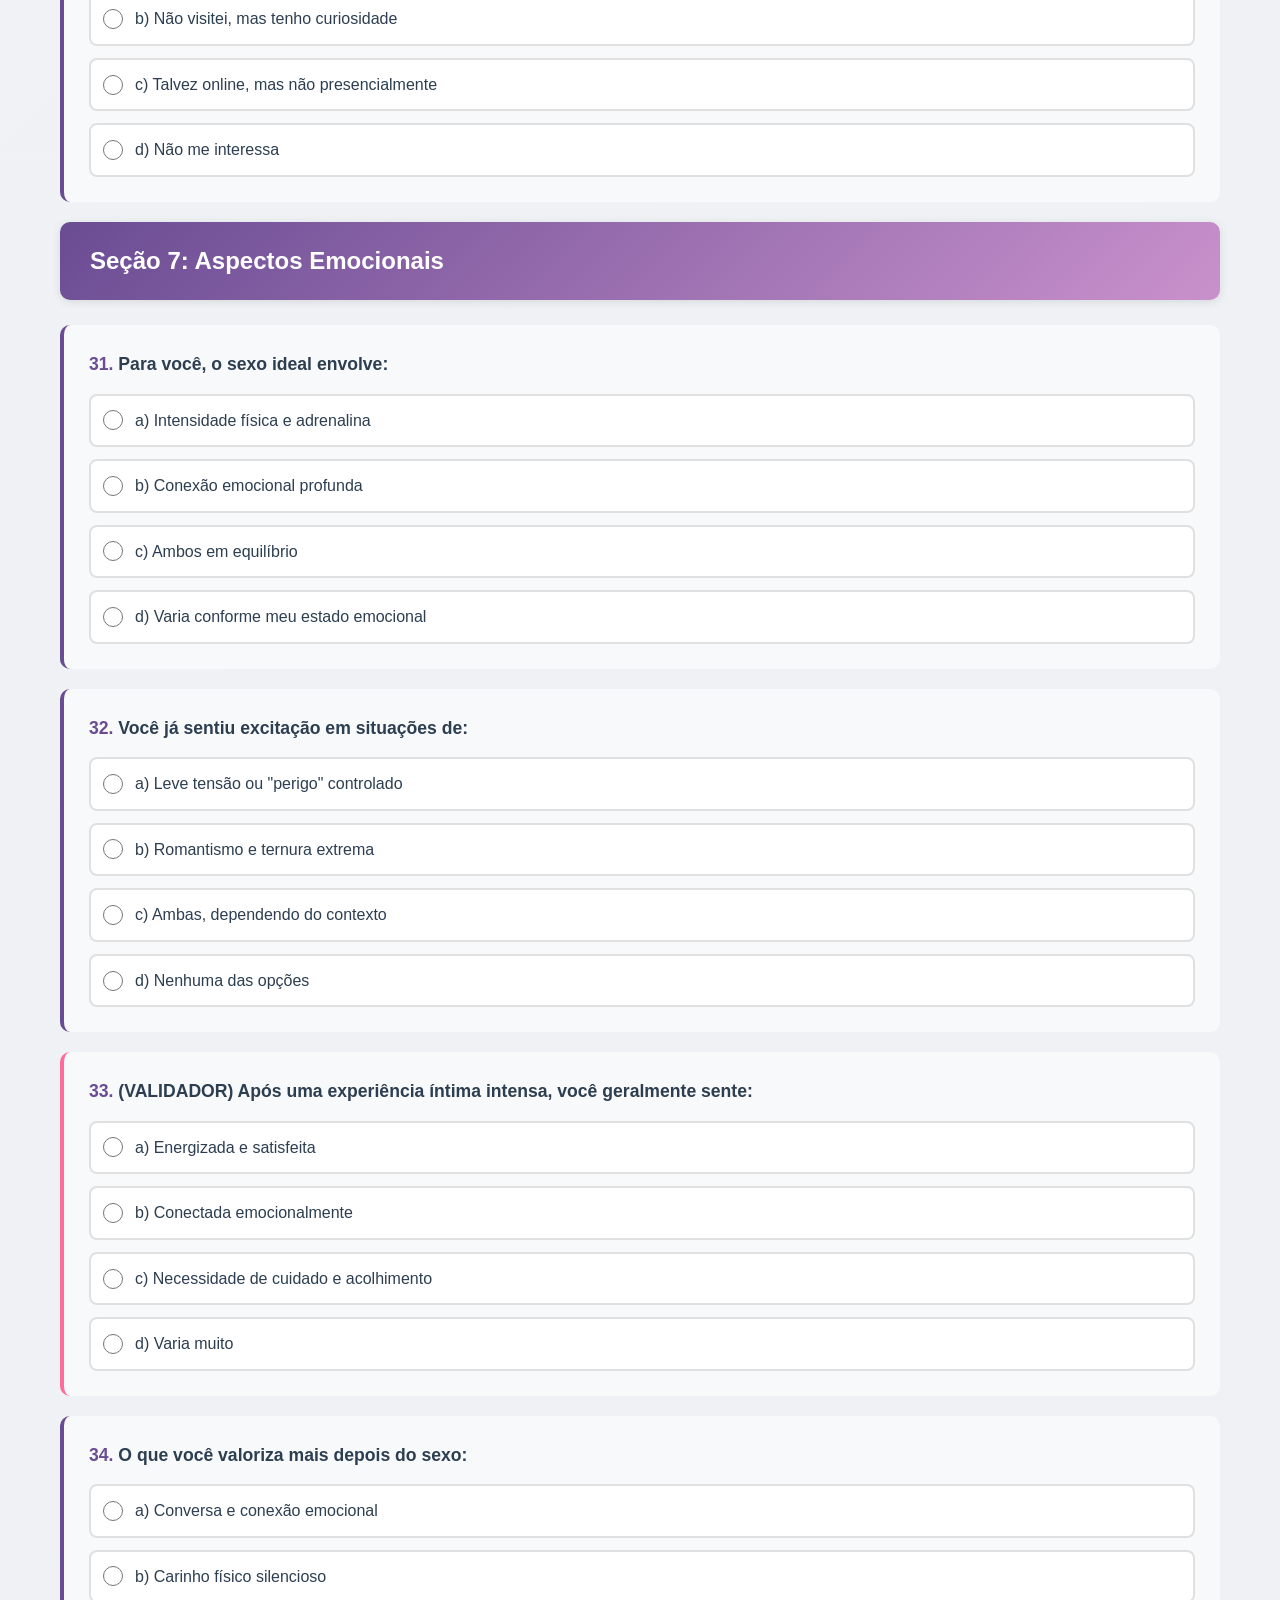
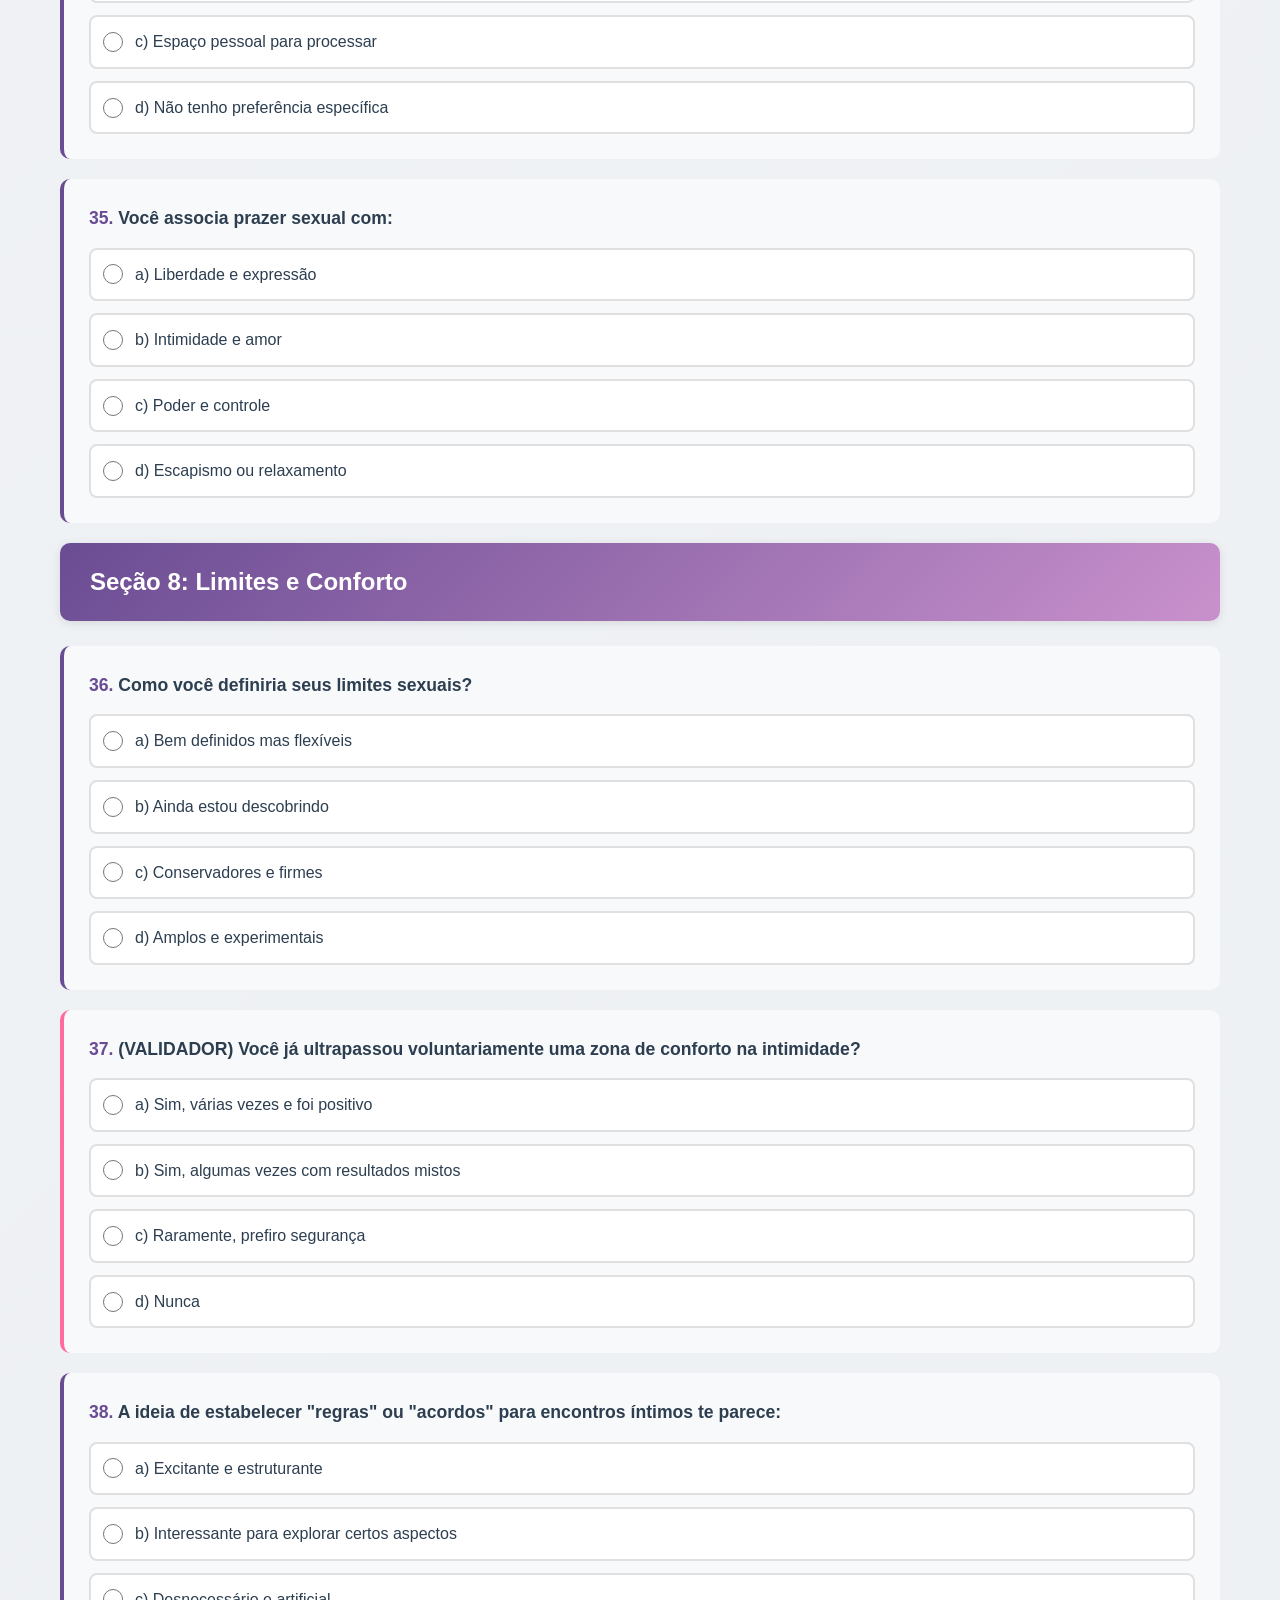
<file: questionario.html>
<!DOCTYPE html>
<html lang="pt-BR">
<head>
    <meta charset="UTF-8">
    <meta name="viewport" content="width=device-width, initial-scale=1.0">
    <title>Questionário de Avaliação - Newdri Clinic</title>
    <link rel="stylesheet" href="css/styles.css">
</head>
<body>
    <div class="container">
        <header class="clinic-header">
            <h1>🌸 Newdri Clinic</h1>
            <p class="subtitle">Questionário de Avaliação de Intimidade e Bem-Estar</p>
        </header>

        <div class="progress-container">
            <div class="progress-bar">
                <div class="progress-fill" id="progressFill" style="width: 0%;">0%</div>
            </div>
            <p class="progress-text" id="progressText">0 de 66 questões respondidas</p>
        </div>

        <form id="questionarioForm">
            <!-- DADOS DEMOGRÁFICOS -->
            <div class="form-section fade-in">
                <h2>📋 Dados Demográficos e Contextuais</h2>
                <p class="intro-text">Essas informações são essenciais para uma análise contextualizada.</p>

                <div class="form-group">
                    <label for="nome">Nome (opcional):</label>
                    <input type="text" id="nome" name="nome" placeholder="Deixe em branco para manter anonimato">
                </div>

                <div class="form-group">
                    <label for="idade">Idade: *</label>
                    <input type="number" id="idade" name="idade" min="18" max="99" required>
                </div>

                <div class="form-group">
                    <label for="estadoCivil">Estado Civil: *</label>
                    <select id="estadoCivil" name="estadoCivil" required>
                        <option value="">Selecione...</option>
                        <option value="solteira">Solteira</option>
                        <option value="namoro">Namoro/Relacionamento</option>
                        <option value="casada">Casada/União Estável</option>
                        <option value="divorciada">Divorciada/Separada</option>
                        <option value="viuva">Viúva</option>
                    </select>
                </div>

                <div class="form-group">
                    <label for="cidade">Cidade onde reside: *</label>
                    <input type="text" id="cidade" name="cidade" required>
                </div>

                <div class="form-group">
                    <label for="tipoLocalidade">Tipo de localidade: *</label>
                    <select id="tipoLocalidade" name="tipoLocalidade" required>
                        <option value="">Selecione...</option>
                        <option value="capital">Capital ou região metropolitana (acima de 500 mil hab.)</option>
                        <option value="media">Cidade média (100-500 mil hab.)</option>
                        <option value="pequena">Cidade pequena/interior (abaixo de 100 mil hab.)</option>
                    </select>
                </div>

                <div class="form-group">
                    <label for="profissao">Profissão/Área de atuação: *</label>
                    <input type="text" id="profissao" name="profissao" required>
                </div>

                <div class="form-group">
                    <label for="renda">Faixa de renda mensal: *</label>
                    <select id="renda" name="renda" required>
                        <option value="">Selecione...</option>
                        <option value="ate2">Até 2 salários mínimos</option>
                        <option value="2a5">2 a 5 salários mínimos</option>
                        <option value="5a10">5 a 10 salários mínimos</option>
                        <option value="10a20">10 a 20 salários mínimos</option>
                        <option value="acima20">Acima de 20 salários mínimos</option>
                    </select>
                </div>

                <div class="form-group">
                    <label for="escolaridade">Escolaridade: *</label>
                    <select id="escolaridade" name="escolaridade" required>
                        <option value="">Selecione...</option>
                        <option value="fundamental">Ensino fundamental</option>
                        <option value="medio">Ensino médio</option>
                        <option value="superior_incompleto">Superior incompleto</option>
                        <option value="superior">Superior completo</option>
                        <option value="pos">Pós-graduação/Mestrado/Doutorado</option>
                    </select>
                </div>
            </div>

            <!-- ÁREA ONDE AS QUESTÕES SERÃO RENDERIZADAS DINAMICAMENTE -->
            <div id="questoesContainer"></div>

            <div class="nav-buttons">
                <button type="button" class="btn btn-secondary" id="saveProgress">💾 Salvar Progresso</button>
                <button type="submit" class="btn btn-primary">📊 Finalizar e Ver Relatório</button>
            </div>
        </form>
    </div>

    <script src="js/questoes-data.js"></script>
    <script src="js/questionario.js"></script>
    <script>
        // Renderizar questões dinamicamente
        document.addEventListener('DOMContentLoaded', function() {
            const container = document.getElementById('questoesContainer');
            
            questoesData.secoes.forEach(secao => {
                // Criar header da seção
                const secaoHeader = document.createElement('div');
                secaoHeader.className = 'section-header';
                secaoHeader.innerHTML = `<h2>${secao.titulo}</h2>`;
                container.appendChild(secaoHeader);

                // Criar questões da seção
                secao.questoes.forEach(questao => {
                    const questaoDiv = document.createElement('div');
                    questaoDiv.className = questao.validador ? 'question validator fade-in' : 'question fade-in';
                    questaoDiv.setAttribute('data-question', questao.numero);

                    // Texto da questão
                    const textoP = document.createElement('p');
                    textoP.className = 'question-text';
                    textoP.innerHTML = `<span class="question-number">${questao.numero}.</span> ${questao.texto}`;
                    questaoDiv.appendChild(textoP);

                    // Opções
                    const opcoesDiv = document.createElement('div');
                    opcoesDiv.className = 'options';

                    questao.opcoes.forEach(opcao => {
                        const opcaoDiv = document.createElement('div');
                        opcaoDiv.className = 'option';

                        const radioId = `${questao.id}${opcao.valor}`;
                        const radio = document.createElement('input');
                        radio.type = 'radio';
                        radio.id = radioId;
                        radio.name = questao.id;
                        radio.value = opcao.valor;
                        radio.required = true;

                        const label = document.createElement('label');
                        label.htmlFor = radioId;
                        label.textContent = `${opcao.valor}) ${opcao.texto}`;

                        opcaoDiv.appendChild(radio);
                        opcaoDiv.appendChild(label);
                        opcoesDiv.appendChild(opcaoDiv);
                    });

                    questaoDiv.appendChild(opcoesDiv);
                    container.appendChild(questaoDiv);
                });
            });
        });
    </script>
</body>
</html>
</file>
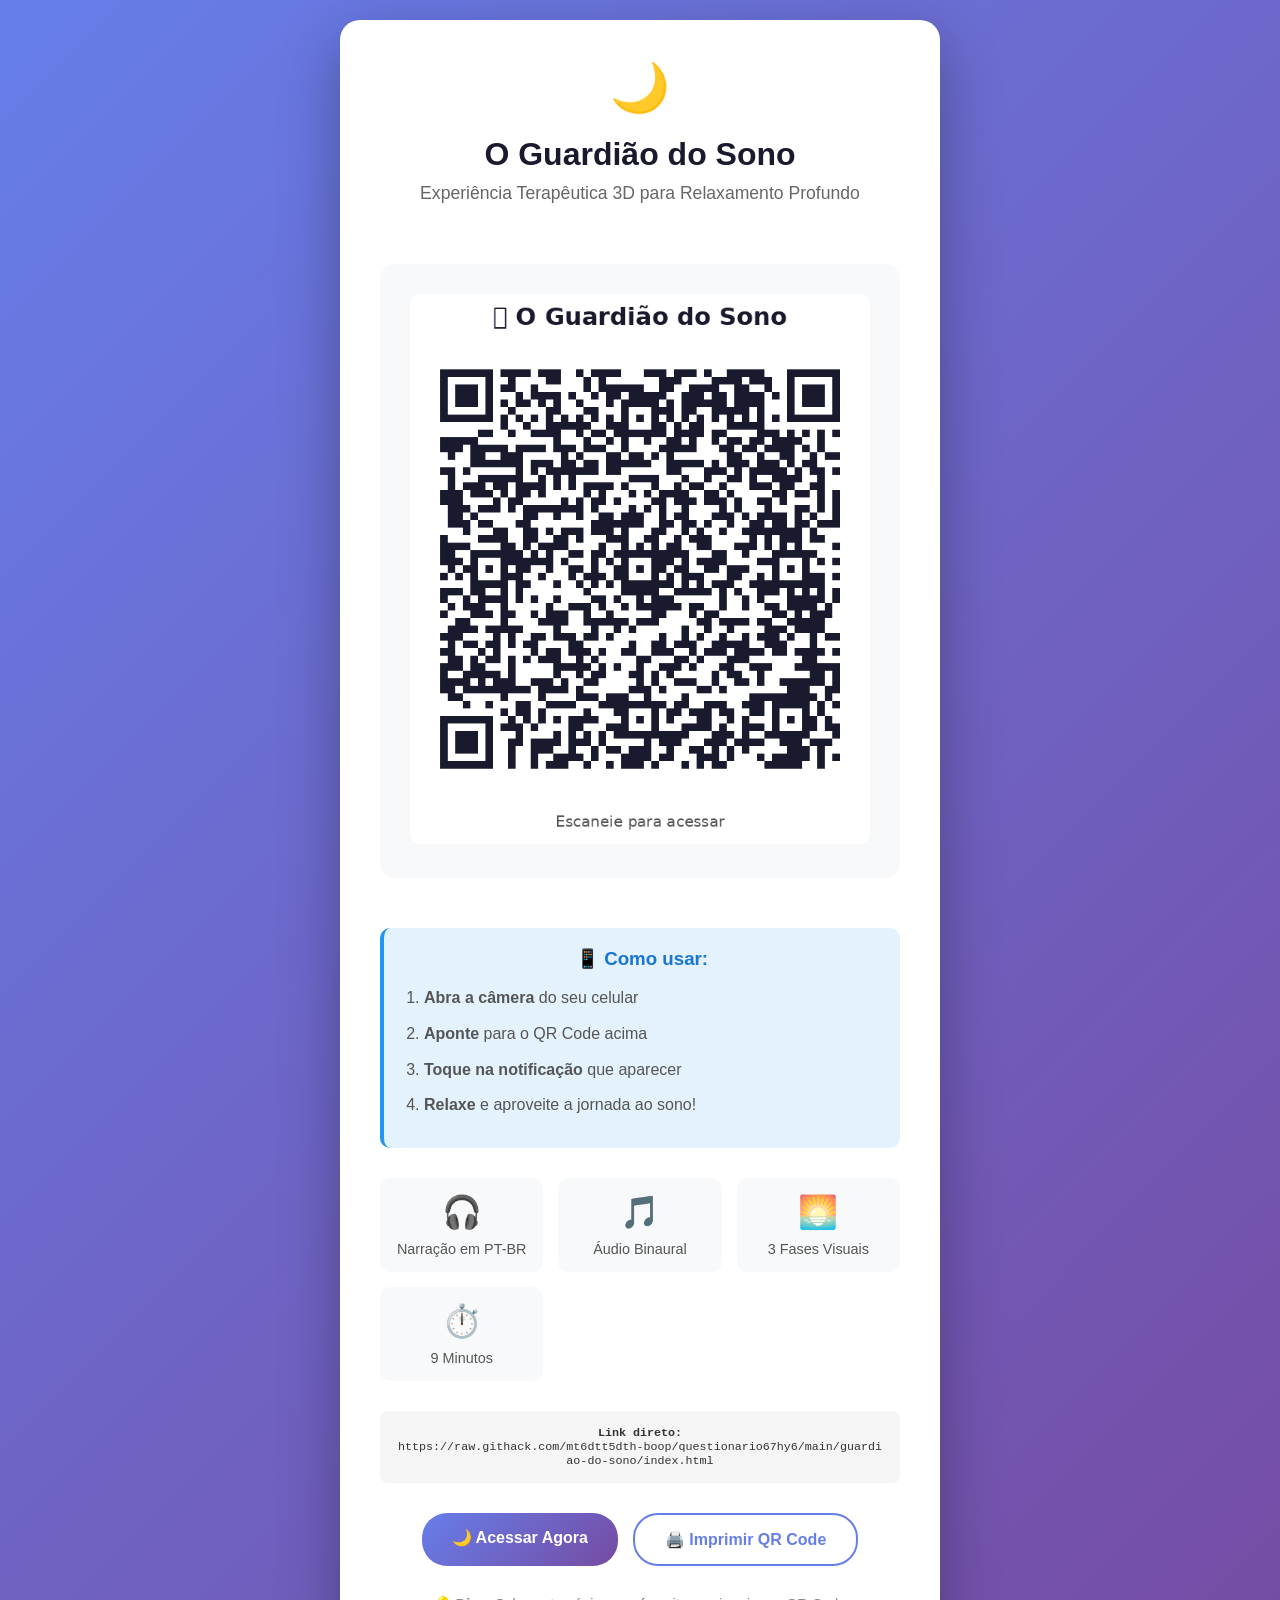
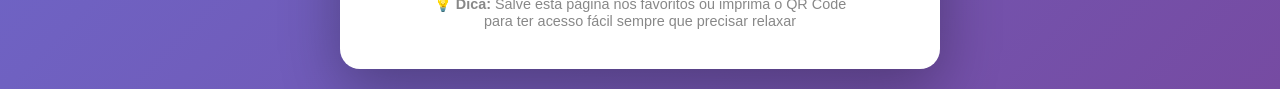
<file: guardiao-do-sono/qrcode.html>
<!DOCTYPE html>
<html lang="pt-BR">
<head>
    <meta charset="UTF-8">
    <meta name="viewport" content="width=device-width, initial-scale=1.0">
    <title>QR Code - O Guardião do Sono</title>
    <style>
        * {
            margin: 0;
            padding: 0;
            box-sizing: border-box;
        }
        
        body {
            font-family: 'Segoe UI', Tahoma, Geneva, Verdana, sans-serif;
            background: linear-gradient(135deg, #667eea 0%, #764ba2 100%);
            min-height: 100vh;
            display: flex;
            align-items: center;
            justify-content: center;
            padding: 20px;
        }
        
        .container {
            background: white;
            border-radius: 20px;
            padding: 40px;
            max-width: 600px;
            box-shadow: 0 20px 60px rgba(0,0,0,0.3);
            text-align: center;
        }
        
        h1 {
            color: #1a1a2e;
            font-size: 2em;
            margin-bottom: 10px;
        }
        
        .emoji {
            font-size: 3em;
            margin-bottom: 20px;
        }
        
        .subtitle {
            color: #666;
            font-size: 1.1em;
            margin-bottom: 30px;
        }
        
        .qrcode-container {
            background: #f8f9fa;
            padding: 30px;
            border-radius: 15px;
            margin: 30px 0;
            display: inline-block;
        }
        
        .qrcode-container img {
            max-width: 100%;
            height: auto;
            border-radius: 10px;
        }
        
        .instructions {
            background: #e3f2fd;
            padding: 20px;
            border-radius: 10px;
            margin: 20px 0;
            border-left: 4px solid #2196f3;
        }
        
        .instructions h3 {
            color: #1976d2;
            margin-bottom: 15px;
        }
        
        .instructions ol {
            text-align: left;
            padding-left: 20px;
        }
        
        .instructions li {
            margin: 10px 0;
            color: #555;
            line-height: 1.6;
        }
        
        .link-box {
            background: #f5f5f5;
            padding: 15px;
            border-radius: 8px;
            margin: 20px 0;
            word-break: break-all;
            font-family: monospace;
            color: #333;
            font-size: 0.9em;
        }
        
        .buttons {
            display: flex;
            gap: 15px;
            justify-content: center;
            flex-wrap: wrap;
            margin-top: 30px;
        }
        
        .btn {
            padding: 15px 30px;
            border-radius: 25px;
            text-decoration: none;
            font-weight: bold;
            transition: all 0.3s;
            display: inline-block;
        }
        
        .btn-primary {
            background: linear-gradient(135deg, #667eea 0%, #764ba2 100%);
            color: white;
        }
        
        .btn-primary:hover {
            transform: translateY(-2px);
            box-shadow: 0 10px 20px rgba(102, 126, 234, 0.4);
        }
        
        .btn-secondary {
            background: white;
            color: #667eea;
            border: 2px solid #667eea;
        }
        
        .btn-secondary:hover {
            background: #667eea;
            color: white;
        }
        
        .features {
            display: grid;
            grid-template-columns: repeat(auto-fit, minmax(150px, 1fr));
            gap: 15px;
            margin: 30px 0;
        }
        
        .feature {
            background: #f8f9fa;
            padding: 15px;
            border-radius: 10px;
        }
        
        .feature-icon {
            font-size: 2em;
            margin-bottom: 10px;
        }
        
        .feature-text {
            color: #555;
            font-size: 0.9em;
        }
        
        @media print {
            body {
                background: white;
            }
            .buttons, .link-box {
                display: none;
            }
        }
    </style>
</head>
<body>
    <div class="container">
        <div class="emoji">🌙</div>
        <h1>O Guardião do Sono</h1>
        <p class="subtitle">Experiência Terapêutica 3D para Relaxamento Profundo</p>
        
        <div class="qrcode-container">
            <img src="qrcode-guardiao-sono.png" alt="QR Code - Guardião do Sono">
        </div>
        
        <div class="instructions">
            <h3>📱 Como usar:</h3>
            <ol>
                <li><strong>Abra a câmera</strong> do seu celular</li>
                <li><strong>Aponte</strong> para o QR Code acima</li>
                <li><strong>Toque na notificação</strong> que aparecer</li>
                <li><strong>Relaxe</strong> e aproveite a jornada ao sono!</li>
            </ol>
        </div>
        
        <div class="features">
            <div class="feature">
                <div class="feature-icon">🎧</div>
                <div class="feature-text">Narração em PT-BR</div>
            </div>
            <div class="feature">
                <div class="feature-icon">🎵</div>
                <div class="feature-text">Áudio Binaural</div>
            </div>
            <div class="feature">
                <div class="feature-icon">🌅</div>
                <div class="feature-text">3 Fases Visuais</div>
            </div>
            <div class="feature">
                <div class="feature-icon">⏱️</div>
                <div class="feature-text">9 Minutos</div>
            </div>
        </div>
        
        <div class="link-box">
            <strong>Link direto:</strong><br>
            https://raw.githack.com/mt6dtt5dth-boop/questionario67hy6/main/guardiao-do-sono/index.html
        </div>
        
        <div class="buttons">
            <a href="https://raw.githack.com/mt6dtt5dth-boop/questionario67hy6/main/guardiao-do-sono/index.html" class="btn btn-primary">
                🌙 Acessar Agora
            </a>
            <a href="javascript:window.print()" class="btn btn-secondary">
                🖨️ Imprimir QR Code
            </a>
        </div>
        
        <p style="margin-top: 30px; color: #888; font-size: 0.9em;">
            💡 <strong>Dica:</strong> Salve esta página nos favoritos ou imprima o QR Code<br>
            para ter acesso fácil sempre que precisar relaxar
        </p>
    </div>
</body>
</html>
</file>
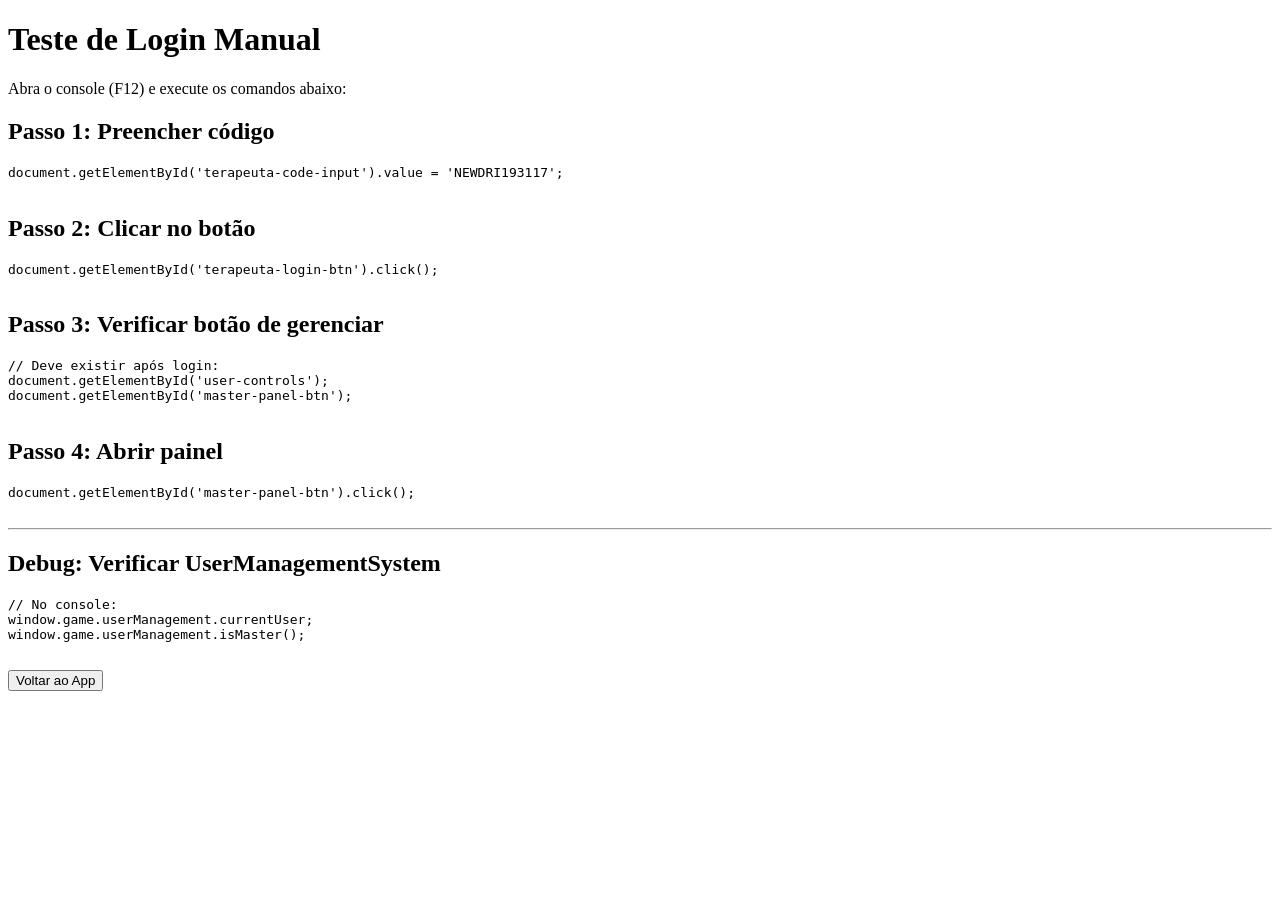
<file: guardiao-do-sono/test-login.html>
<!DOCTYPE html>
<html>
<head>
    <title>Test Login</title>
</head>
<body>
    <h1>Teste de Login Manual</h1>
    <p>Abra o console (F12) e execute os comandos abaixo:</p>
    
    <h2>Passo 1: Preencher código</h2>
    <pre>
document.getElementById('terapeuta-code-input').value = 'NEWDRI193117';
    </pre>
    
    <h2>Passo 2: Clicar no botão</h2>
    <pre>
document.getElementById('terapeuta-login-btn').click();
    </pre>
    
    <h2>Passo 3: Verificar botão de gerenciar</h2>
    <pre>
// Deve existir após login:
document.getElementById('user-controls');
document.getElementById('master-panel-btn');
    </pre>
    
    <h2>Passo 4: Abrir painel</h2>
    <pre>
document.getElementById('master-panel-btn').click();
    </pre>
    
    <hr>
    
    <h2>Debug: Verificar UserManagementSystem</h2>
    <pre>
// No console:
window.game.userManagement.currentUser;
window.game.userManagement.isMaster();
    </pre>
    
    <button onclick="window.location.href='/'">Voltar ao App</button>
</body>
</html>
</file>
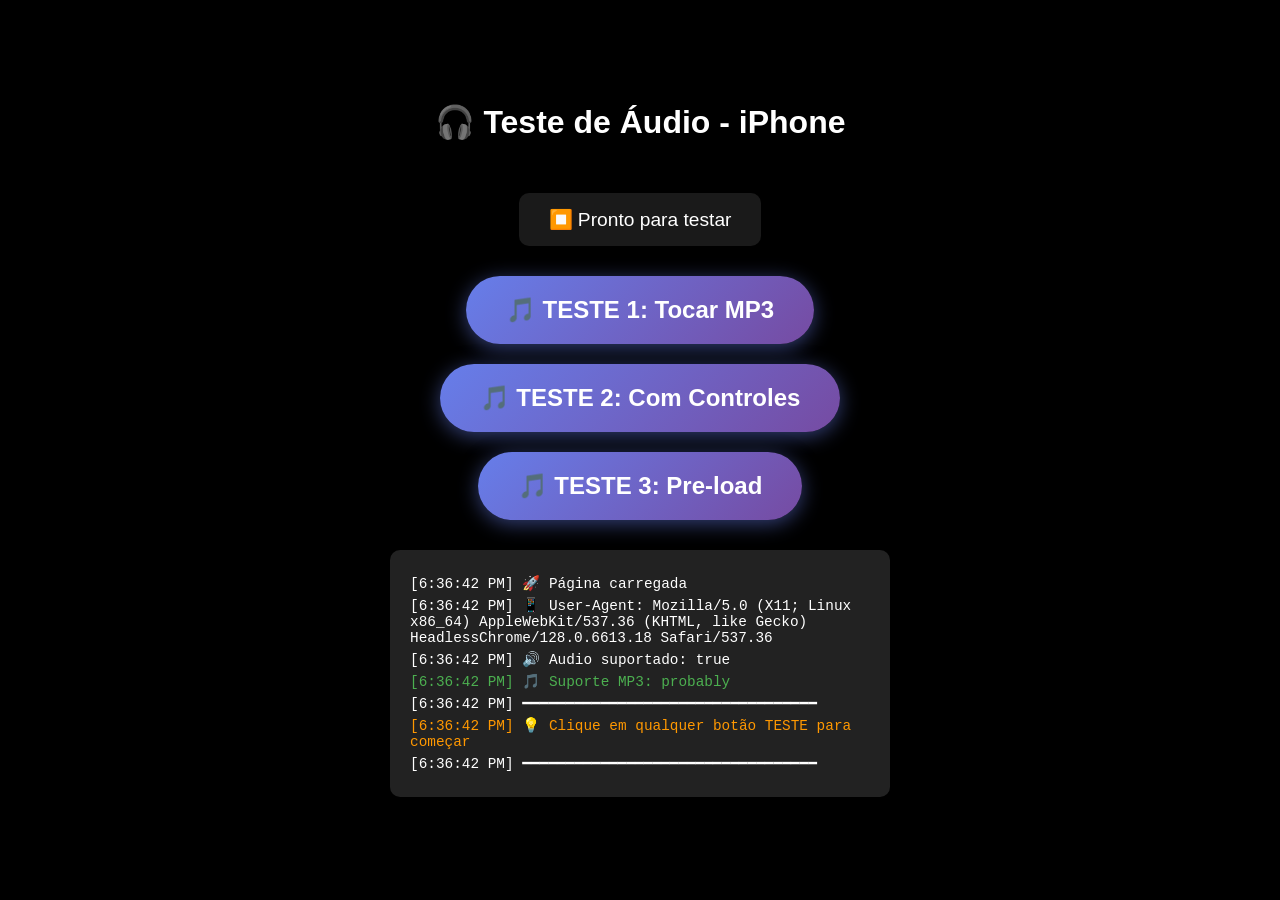
<file: guardiao-do-sono/teste-audio-simples.html>
<!DOCTYPE html>
<html lang="pt-BR">
<head>
    <meta charset="UTF-8">
    <meta name="viewport" content="width=device-width, initial-scale=1.0">
    <meta name="apple-mobile-web-app-capable" content="yes">
    <title>🎧 Teste Áudio Simples - iPhone</title>
    <style>
        * {
            margin: 0;
            padding: 0;
            box-sizing: border-box;
        }
        
        body {
            font-family: -apple-system, sans-serif;
            background: #000;
            color: #fff;
            min-height: 100vh;
            display: flex;
            flex-direction: column;
            align-items: center;
            justify-content: center;
            padding: 20px;
        }
        
        h1 {
            font-size: 2rem;
            margin-bottom: 2rem;
            text-align: center;
        }
        
        .btn {
            background: linear-gradient(135deg, #667eea, #764ba2);
            color: white;
            border: none;
            padding: 20px 40px;
            font-size: 1.5rem;
            border-radius: 50px;
            cursor: pointer;
            margin: 10px;
            min-width: 300px;
            font-weight: bold;
            box-shadow: 0 4px 20px rgba(102, 126, 234, 0.5);
        }
        
        .btn:active {
            transform: scale(0.95);
        }
        
        .log {
            background: #222;
            padding: 20px;
            border-radius: 10px;
            margin-top: 20px;
            max-width: 90%;
            width: 500px;
            max-height: 400px;
            overflow-y: auto;
            font-family: 'Courier New', monospace;
            font-size: 0.9rem;
        }
        
        .log-line {
            margin: 5px 0;
        }
        
        .success { color: #4caf50; }
        .error { color: #f44336; }
        .warning { color: #ff9800; }
        
        #status {
            font-size: 1.2rem;
            margin: 20px 0;
            padding: 15px 30px;
            background: rgba(255,255,255,0.1);
            border-radius: 10px;
        }
        
        audio {
            width: 100%;
            max-width: 400px;
            margin-top: 20px;
        }
    </style>
</head>
<body>
    <h1>🎧 Teste de Áudio - iPhone</h1>
    
    <div id="status">⏹️ Pronto para testar</div>
    
    <button class="btn" onclick="testarAudio1()">🎵 TESTE 1: Tocar MP3</button>
    <button class="btn" onclick="testarAudio2()">🎵 TESTE 2: Com Controles</button>
    <button class="btn" onclick="testarAudio3()">🎵 TESTE 3: Pre-load</button>
    
    <!-- Player de áudio com controles (para teste manual) -->
    <audio id="audio-player" controls style="display:none;">
        <source src="audio/narrations/fase1_introducao.mp3" type="audio/mpeg">
    </audio>
    
    <div class="log" id="log"></div>
    
    <script>
        let audioElement = null;
        
        function log(msg, type = 'info') {
            const logDiv = document.getElementById('log');
            const line = document.createElement('div');
            line.className = `log-line ${type}`;
            line.textContent = `[${new Date().toLocaleTimeString()}] ${msg}`;
            logDiv.appendChild(line);
            logDiv.scrollTop = logDiv.scrollHeight;
            console.log(msg);
        }
        
        function updateStatus(msg, icon = '🎵') {
            document.getElementById('status').textContent = `${icon} ${msg}`;
        }
        
        // TESTE 1: Método mais simples possível
        function testarAudio1() {
            log('━━━━━━━━━━━━━━━━━━━━━━━━━━━━━━━━━━');
            log('🎵 TESTE 1: Criando Audio() e tocando', 'info');
            log('━━━━━━━━━━━━━━━━━━━━━━━━━━━━━━━━━━');
            
            updateStatus('Carregando...', '⏳');
            
            // Limpar áudio anterior
            if (audioElement) {
                audioElement.pause();
                audioElement = null;
            }
            
            // Criar novo
            audioElement = new Audio('audio/narrations/fase1_introducao.mp3');
            audioElement.volume = 1.0;
            
            audioElement.addEventListener('loadedmetadata', () => {
                log(`✅ Metadata carregada: ${audioElement.duration.toFixed(2)}s`, 'success');
            });
            
            audioElement.addEventListener('canplaythrough', () => {
                log('✅ Pode tocar completamente', 'success');
            });
            
            audioElement.addEventListener('play', () => {
                log('▶️ Evento PLAY disparado', 'success');
                updateStatus('Tocando!', '▶️');
            });
            
            audioElement.addEventListener('playing', () => {
                log('🎵 Evento PLAYING - REALMENTE TOCANDO!', 'success');
                updateStatus('Tocando!', '🎵');
            });
            
            audioElement.addEventListener('pause', () => {
                log('⏸️ Pausado', 'warning');
                updateStatus('Pausado', '⏸️');
            });
            
            audioElement.addEventListener('ended', () => {
                log('⏹️ Finalizado', 'info');
                updateStatus('Finalizado', '⏹️');
            });
            
            audioElement.addEventListener('error', (e) => {
                log(`❌ ERRO: ${audioElement.error?.message}`, 'error');
                log(`Error code: ${audioElement.error?.code}`, 'error');
                updateStatus('Erro!', '❌');
            });
            
            // Tentar tocar
            log('🚀 Chamando play()...', 'info');
            
            const playPromise = audioElement.play();
            
            if (playPromise !== undefined) {
                playPromise
                    .then(() => {
                        log('✅ play() RESOLVEU COM SUCESSO!', 'success');
                        log(`Estado: paused=${audioElement.paused}, currentTime=${audioElement.currentTime}`, 'info');
                        
                        if (audioElement.paused) {
                            log('⚠️ PROBLEMA: play() resolveu mas áudio está PAUSADO!', 'error');
                            updateStatus('Erro: pausado após play()', '⚠️');
                        }
                    })
                    .catch(error => {
                        log(`❌ play() REJEITOU: ${error.name}`, 'error');
                        log(`Mensagem: ${error.message}`, 'error');
                        updateStatus(`Erro: ${error.name}`, '❌');
                        
                        if (error.name === 'NotAllowedError') {
                            log('💡 NotAllowedError = Precisa de interação do usuário', 'warning');
                            log('💡 Mas você JÁ CLICOU no botão, então algo está errado', 'warning');
                        }
                    });
            }
        }
        
        // TESTE 2: Mostrar controles nativos
        function testarAudio2() {
            log('━━━━━━━━━━━━━━━━━━━━━━━━━━━━━━━━━━');
            log('🎵 TESTE 2: Usando elemento <audio> com controles', 'info');
            log('━━━━━━━━━━━━━━━━━━━━━━━━━━━━━━━━━━');
            
            const player = document.getElementById('audio-player');
            player.style.display = 'block';
            
            updateStatus('Use os controles abaixo', '👇');
            log('✅ Player com controles ativado', 'success');
            log('💡 Tente tocar manualmente com os controles nativos', 'info');
            log('💡 Se funcionar, o problema é com JavaScript', 'info');
        }
        
        // TESTE 3: Pre-load + play
        function testarAudio3() {
            log('━━━━━━━━━━━━━━━━━━━━━━━━━━━━━━━━━━');
            log('🎵 TESTE 3: Pre-load explícito', 'info');
            log('━━━━━━━━━━━━━━━━━━━━━━━━━━━━━━━━━━');
            
            updateStatus('Pre-carregando...', '⏳');
            
            if (audioElement) {
                audioElement.pause();
                audioElement = null;
            }
            
            audioElement = new Audio();
            audioElement.preload = 'auto';
            audioElement.volume = 1.0;
            
            audioElement.addEventListener('loadeddata', () => {
                log('✅ Dados carregados', 'success');
            });
            
            audioElement.addEventListener('canplaythrough', () => {
                log('✅ Totalmente carregado, tentando tocar...', 'success');
                
                setTimeout(() => {
                    log('🚀 Tocando após 500ms de delay...', 'info');
                    
                    audioElement.play()
                        .then(() => {
                            log('✅ Tocando!', 'success');
                            updateStatus('Tocando!', '▶️');
                        })
                        .catch(e => {
                            log(`❌ Erro: ${e.message}`, 'error');
                            updateStatus('Erro!', '❌');
                        });
                }, 500);
            });
            
            audioElement.addEventListener('error', (e) => {
                log(`❌ Erro ao carregar: ${audioElement.error?.message}`, 'error');
                updateStatus('Erro!', '❌');
            });
            
            // Definir src e forçar load
            audioElement.src = 'audio/narrations/fase1_introducao.mp3';
            log('📥 Carregando arquivo...', 'info');
            audioElement.load();
        }
        
        // Info inicial
        window.onload = () => {
            log('🚀 Página carregada', 'info');
            log(`📱 User-Agent: ${navigator.userAgent}`, 'info');
            log(`🔊 Audio suportado: ${!!Audio}`, 'info');
            
            const testAudio = new Audio();
            const mp3Support = testAudio.canPlayType('audio/mpeg');
            log(`🎵 Suporte MP3: ${mp3Support || 'Desconhecido'}`, mp3Support ? 'success' : 'error');
            
            log('━━━━━━━━━━━━━━━━━━━━━━━━━━━━━━━━━━');
            log('💡 Clique em qualquer botão TESTE para começar', 'warning');
            log('━━━━━━━━━━━━━━━━━━━━━━━━━━━━━━━━━━');
        };
    </script>
</body>
</html>
</file>
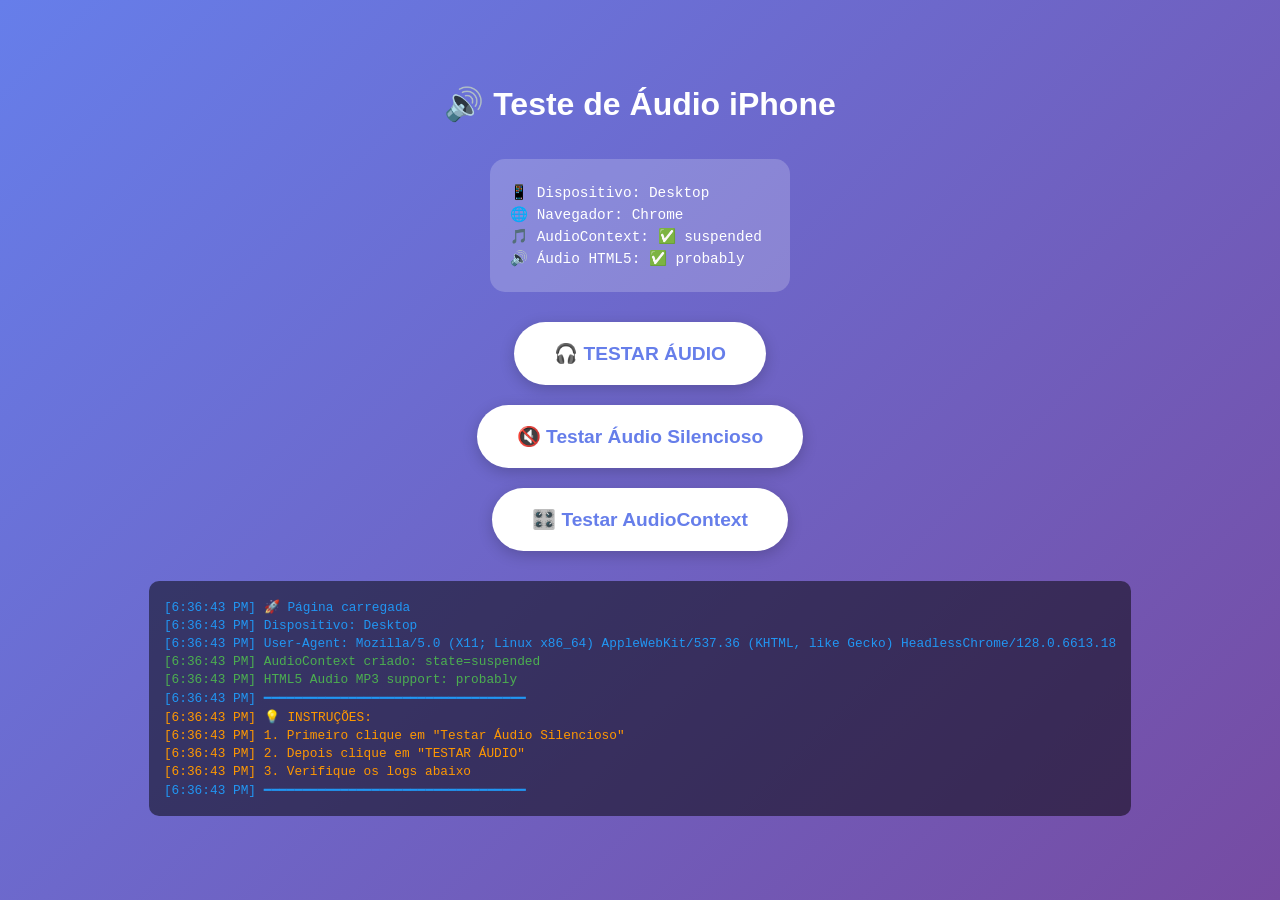
<file: guardiao-do-sono/teste-iphone.html>
<!DOCTYPE html>
<html lang="pt-BR">
<head>
    <meta charset="UTF-8">
    <meta name="viewport" content="width=device-width, initial-scale=1.0, maximum-scale=1.0, user-scalable=no">
    <meta name="apple-mobile-web-app-capable" content="yes">
    <title>🔊 Teste de Áudio iPhone</title>
    <style>
        * {
            margin: 0;
            padding: 0;
            box-sizing: border-box;
        }
        
        body {
            font-family: -apple-system, BlinkMacSystemFont, 'Segoe UI', sans-serif;
            background: linear-gradient(135deg, #667eea 0%, #764ba2 100%);
            min-height: 100vh;
            display: flex;
            flex-direction: column;
            align-items: center;
            justify-content: center;
            padding: 20px;
            color: white;
        }
        
        h1 {
            font-size: 2rem;
            margin-bottom: 1rem;
            text-align: center;
        }
        
        .status {
            background: rgba(255, 255, 255, 0.2);
            padding: 20px;
            border-radius: 15px;
            margin: 20px 0;
            min-width: 300px;
            max-width: 90%;
        }
        
        .status-line {
            font-size: 0.9rem;
            margin: 5px 0;
            font-family: 'Courier New', monospace;
        }
        
        button {
            background: white;
            color: #667eea;
            border: none;
            padding: 20px 40px;
            font-size: 1.2rem;
            border-radius: 50px;
            cursor: pointer;
            margin: 10px;
            font-weight: bold;
            box-shadow: 0 4px 15px rgba(0,0,0,0.2);
            min-width: 250px;
        }
        
        button:active {
            transform: scale(0.95);
        }
        
        button:disabled {
            opacity: 0.5;
            cursor: not-allowed;
        }
        
        .log {
            background: rgba(0, 0, 0, 0.5);
            padding: 15px;
            border-radius: 10px;
            margin-top: 20px;
            max-width: 90%;
            max-height: 300px;
            overflow-y: auto;
            font-family: 'Courier New', monospace;
            font-size: 0.8rem;
            text-align: left;
        }
        
        .log-line {
            margin: 3px 0;
        }
        
        .success { color: #4caf50; }
        .error { color: #f44336; }
        .warning { color: #ff9800; }
        .info { color: #2196f3; }
    </style>
</head>
<body>
    <h1>🔊 Teste de Áudio iPhone</h1>
    
    <div class="status">
        <div class="status-line">📱 Dispositivo: <span id="device">Detectando...</span></div>
        <div class="status-line">🌐 Navegador: <span id="browser">Detectando...</span></div>
        <div class="status-line">🎵 AudioContext: <span id="audio-context">Verificando...</span></div>
        <div class="status-line">🔊 Áudio HTML5: <span id="html5-audio">Verificando...</span></div>
    </div>
    
    <button id="test-btn" onclick="testAudio()">🎧 TESTAR ÁUDIO</button>
    <button id="test-silent" onclick="testSilent()">🔇 Testar Áudio Silencioso</button>
    <button id="test-context" onclick="testAudioContext()">🎛️ Testar AudioContext</button>
    
    <div class="log" id="log"></div>
    
    <script>
        let audio = null;
        let audioContext = null;
        
        function log(message, type = 'info') {
            const logDiv = document.getElementById('log');
            const line = document.createElement('div');
            line.className = `log-line ${type}`;
            line.textContent = `[${new Date().toLocaleTimeString()}] ${message}`;
            logDiv.appendChild(line);
            logDiv.scrollTop = logDiv.scrollHeight;
            console.log(message);
        }
        
        // Detectar dispositivo
        function detectDevice() {
            const ua = navigator.userAgent;
            const isIOS = /iPhone|iPad|iPod/i.test(ua);
            const isAndroid = /Android/i.test(ua);
            const isSafari = /Safari/i.test(ua) && !/Chrome/i.test(ua);
            
            document.getElementById('device').textContent = 
                isIOS ? 'iOS' : isAndroid ? 'Android' : 'Desktop';
            
            document.getElementById('browser').textContent = 
                isSafari ? 'Safari' : /Chrome/i.test(ua) ? 'Chrome' : 'Outro';
            
            log(`Dispositivo: ${isIOS ? 'iOS' : isAndroid ? 'Android' : 'Desktop'}`, 'info');
            log(`User-Agent: ${ua.substring(0, 100)}`, 'info');
            
            return { isIOS, isAndroid, isSafari };
        }
        
        // Verificar AudioContext
        function checkAudioContext() {
            try {
                const AudioContextClass = window.AudioContext || window.webkitAudioContext;
                if (AudioContextClass) {
                    audioContext = new AudioContextClass();
                    document.getElementById('audio-context').textContent = `✅ ${audioContext.state}`;
                    log(`AudioContext criado: state=${audioContext.state}`, 'success');
                    return true;
                } else {
                    document.getElementById('audio-context').textContent = '❌ Não suportado';
                    log('AudioContext não disponível', 'error');
                    return false;
                }
            } catch (e) {
                document.getElementById('audio-context').textContent = '❌ Erro';
                log(`Erro ao criar AudioContext: ${e.message}`, 'error');
                return false;
            }
        }
        
        // Verificar suporte HTML5 Audio
        function checkHTML5Audio() {
            const testAudio = new Audio();
            const canPlayMP3 = testAudio.canPlayType('audio/mpeg');
            document.getElementById('html5-audio').textContent = 
                canPlayMP3 ? `✅ ${canPlayMP3}` : '❌ Não suporta MP3';
            log(`HTML5 Audio MP3 support: ${canPlayMP3}`, canPlayMP3 ? 'success' : 'error');
        }
        
        // Testar áudio silencioso (unlock para iOS)
        async function testSilent() {
            log('🔇 Testando áudio silencioso...', 'info');
            
            const silentAudio = new Audio();
            silentAudio.src = '[data-uri]';
            silentAudio.volume = 0.01;
            
            try {
                await silentAudio.play();
                log('✅ Áudio silencioso tocou com sucesso', 'success');
                silentAudio.pause();
                silentAudio.remove();
                
                // Verificar AudioContext novamente
                if (audioContext && audioContext.state === 'suspended') {
                    log('⏯️ Tentando resumir AudioContext...', 'info');
                    await audioContext.resume();
                    log(`✅ AudioContext resumido: state=${audioContext.state}`, 'success');
                }
                
            } catch (e) {
                log(`❌ Erro ao tocar áudio silencioso: ${e.message}`, 'error');
            }
        }
        
        // Testar AudioContext diretamente
        async function testAudioContext() {
            log('🎛️ Testando AudioContext...', 'info');
            
            if (!audioContext) {
                log('❌ AudioContext não inicializado', 'error');
                return;
            }
            
            log(`Estado atual: ${audioContext.state}`, 'info');
            
            if (audioContext.state === 'suspended') {
                log('⏯️ Tentando resumir...', 'info');
                await audioContext.resume();
                log(`✅ Resumido! Novo estado: ${audioContext.state}`, 'success');
            }
            
            // Tocar um tom simples
            try {
                const oscillator = audioContext.createOscillator();
                const gainNode = audioContext.createGain();
                
                oscillator.connect(gainNode);
                gainNode.connect(audioContext.destination);
                
                oscillator.frequency.value = 440; // Lá central
                gainNode.gain.value = 0.1;
                
                oscillator.start();
                
                log('🎵 Tocando tom de 440Hz por 1 segundo...', 'info');
                
                setTimeout(() => {
                    oscillator.stop();
                    log('⏹️ Tom finalizado', 'success');
                }, 1000);
                
            } catch (e) {
                log(`❌ Erro ao tocar tom: ${e.message}`, 'error');
            }
        }
        
        // Testar áudio principal
        async function testAudio() {
            log('🎧 INICIANDO TESTE DE ÁUDIO...', 'info');
            log('━━━━━━━━━━━━━━━━━━━━━━━━━━━━━━━━━━', 'info');
            
            // Se já existe áudio tocando, parar
            if (audio) {
                log('⏹️ Parando áudio anterior...', 'warning');
                audio.pause();
                audio = null;
            }
            
            // Primeiro: desbloquear AudioContext
            if (audioContext && audioContext.state === 'suspended') {
                log('🔓 Desbloqueando AudioContext...', 'info');
                await audioContext.resume();
                log(`✅ AudioContext: ${audioContext.state}`, 'success');
            }
            
            // Criar novo áudio
            const audioPath = 'audio/narrations/fase1_introducao.mp3';
            log(`📁 Carregando: ${audioPath}`, 'info');
            
            audio = new Audio();
            audio.preload = 'auto';
            
            // Eventos
            audio.onloadstart = () => log('📡 Iniciando carregamento...', 'info');
            audio.onloadedmetadata = () => {
                log(`⏱️ Duração: ${audio.duration.toFixed(2)}s`, 'success');
                log(`🔊 Volume: ${audio.volume}`, 'info');
            };
            audio.onloadeddata = () => log('📦 Dados carregados', 'success');
            audio.oncanplay = () => log('✅ Pronto para tocar (canplay)', 'success');
            audio.oncanplaythrough = () => log('✅ Totalmente carregado', 'success');
            audio.onplay = () => log('▶️ REPRODUÇÃO INICIADA!', 'success');
            audio.onplaying = () => log('🎵 REALMENTE TOCANDO!', 'success');
            audio.onpause = () => log('⏸️ Pausado', 'warning');
            audio.onended = () => log('⏹️ Reprodução finalizada', 'info');
            audio.onerror = (e) => {
                log(`❌ ERRO: ${audio.error?.message || 'Desconhecido'}`, 'error');
                log(`Error code: ${audio.error?.code}`, 'error');
                log(`Network state: ${audio.networkState}`, 'error');
                log(`Ready state: ${audio.readyState}`, 'error');
            };
            
            // Definir fonte e carregar
            audio.src = audioPath;
            audio.volume = 1.0;
            audio.load();
            
            log('🔄 Arquivo carregado, tentando reproduzir...', 'info');
            
            // Tentar reproduzir
            try {
                const playPromise = audio.play();
                
                if (playPromise !== undefined) {
                    playPromise
                        .then(() => {
                            log('✅ play() promise resolvida!', 'success');
                            log(`📊 paused=${audio.paused}, currentTime=${audio.currentTime}`, 'info');
                        })
                        .catch(error => {
                            log(`❌ play() promise rejeitada: ${error.name}`, 'error');
                            log(`Mensagem: ${error.message}`, 'error');
                            
                            if (error.name === 'NotAllowedError') {
                                log('💡 SOLUÇÃO: Toque primeiro no botão "Testar Áudio Silencioso"', 'warning');
                            }
                        });
                }
                
            } catch (e) {
                log(`❌ Exceção ao chamar play(): ${e.message}`, 'error');
            }
        }
        
        // Inicializar ao carregar página
        window.onload = () => {
            log('🚀 Página carregada', 'info');
            detectDevice();
            checkAudioContext();
            checkHTML5Audio();
            log('━━━━━━━━━━━━━━━━━━━━━━━━━━━━━━━━━━', 'info');
            log('💡 INSTRUÇÕES:', 'warning');
            log('1. Primeiro clique em "Testar Áudio Silencioso"', 'warning');
            log('2. Depois clique em "TESTAR ÁUDIO"', 'warning');
            log('3. Verifique os logs abaixo', 'warning');
            log('━━━━━━━━━━━━━━━━━━━━━━━━━━━━━━━━━━', 'info');
        };
    </script>
</body>
</html>
</file>
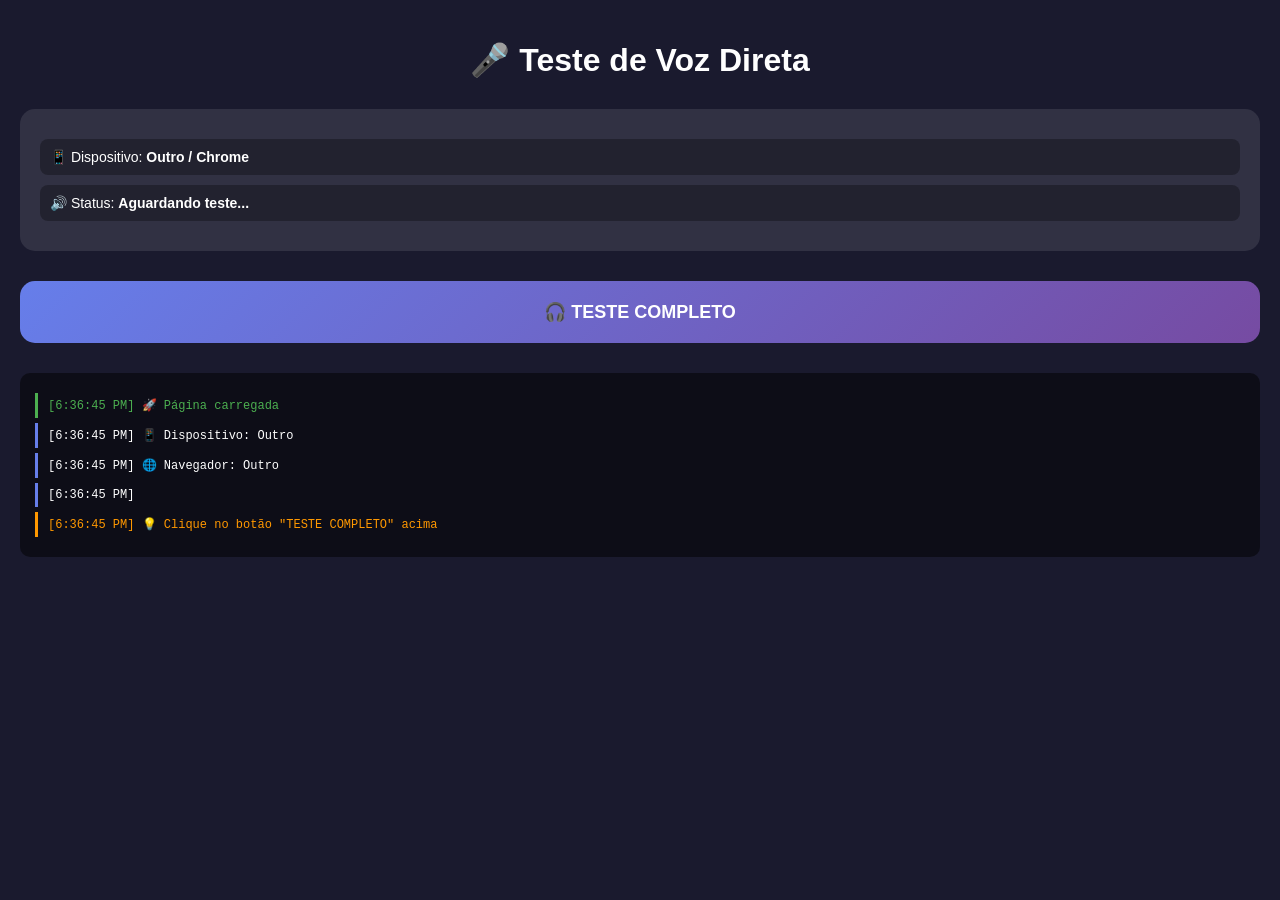
<file: guardiao-do-sono/teste-voz-simples.html>
<!DOCTYPE html>
<html lang="pt-BR">
<head>
    <meta charset="UTF-8">
    <meta name="viewport" content="width=device-width, initial-scale=1.0">
    <meta name="apple-mobile-web-app-capable" content="yes">
    <title>🎤 Teste Voz iPhone</title>
    <style>
        body {
            font-family: -apple-system, sans-serif;
            background: #1a1a2e;
            color: white;
            padding: 20px;
            margin: 0;
        }
        
        h1 {
            text-align: center;
            margin-bottom: 30px;
        }
        
        .status {
            background: rgba(255,255,255,0.1);
            padding: 20px;
            border-radius: 15px;
            margin: 20px 0;
        }
        
        .status-item {
            margin: 10px 0;
            padding: 10px;
            background: rgba(0,0,0,0.3);
            border-radius: 8px;
            font-size: 14px;
        }
        
        button {
            width: 100%;
            padding: 20px;
            margin: 10px 0;
            font-size: 18px;
            border: none;
            border-radius: 15px;
            background: linear-gradient(135deg, #667eea, #764ba2);
            color: white;
            font-weight: bold;
            cursor: pointer;
        }
        
        button:active {
            transform: scale(0.98);
        }
        
        .log {
            background: rgba(0,0,0,0.5);
            padding: 15px;
            border-radius: 10px;
            margin-top: 20px;
            max-height: 400px;
            overflow-y: auto;
            font-family: 'Courier New', monospace;
            font-size: 12px;
        }
        
        .log-line {
            margin: 5px 0;
            padding: 5px;
            border-left: 3px solid #667eea;
            padding-left: 10px;
        }
        
        .success { border-left-color: #4caf50; color: #4caf50; }
        .error { border-left-color: #f44336; color: #f44336; }
        .warning { border-left-color: #ff9800; color: #ff9800; }
    </style>
</head>
<body>
    <h1>🎤 Teste de Voz Direta</h1>
    
    <div class="status">
        <div class="status-item">
            📱 Dispositivo: <strong id="device"></strong>
        </div>
        <div class="status-item">
            🔊 Status: <strong id="status">Aguardando teste...</strong>
        </div>
    </div>
    
    <button onclick="testeCompleto()">🎧 TESTE COMPLETO</button>
    
    <div class="log" id="log"></div>
    
    <script>
        let audioAtual = null;
        
        function log(msg, tipo = 'info') {
            const logDiv = document.getElementById('log');
            const linha = document.createElement('div');
            linha.className = `log-line ${tipo}`;
            linha.textContent = `[${new Date().toLocaleTimeString()}] ${msg}`;
            logDiv.appendChild(linha);
            logDiv.scrollTop = logDiv.scrollHeight;
            console.log(msg);
        }
        
        function status(msg) {
            document.getElementById('status').textContent = msg;
        }
        
        // Detectar dispositivo
        const isIOS = /iPhone|iPad|iPod/i.test(navigator.userAgent);
        const isSafari = /Safari/i.test(navigator.userAgent) && !/Chrome/i.test(navigator.userAgent);
        document.getElementById('device').textContent = 
            `${isIOS ? 'iOS' : 'Outro'} / ${isSafari ? 'Safari' : 'Chrome'}`;
        
        async function testeCompleto() {
            log('═══════════════════════════════════', 'info');
            log('🚀 INICIANDO TESTE COMPLETO', 'info');
            log('═══════════════════════════════════', 'info');
            
            // Parar áudio anterior se existir
            if (audioAtual) {
                log('⏹️ Parando áudio anterior', 'warning');
                audioAtual.pause();
                audioAtual = null;
            }
            
            status('Testando...');
            
            // TESTE 1: Áudio silencioso (unlock)
            log('', 'info');
            log('📍 TESTE 1: Desbloqueando áudio móvel', 'info');
            try {
                const silencioso = new Audio('[data-uri]');
                silencioso.volume = 0.01;
                await silencioso.play();
                silencioso.pause();
                log('✅ Áudio silencioso tocou (unlock bem-sucedido)', 'success');
            } catch (e) {
                log(`❌ Falha no unlock: ${e.message}`, 'error');
            }
            
            await aguardar(500);
            
            // TESTE 2: Carregar áudio real
            log('', 'info');
            log('📍 TESTE 2: Carregando áudio pré-gravado', 'info');
            
            const caminhoAudio = 'audio/narrations/fase1_introducao.mp3';
            log(`📁 Arquivo: ${caminhoAudio}`, 'info');
            
            audioAtual = new Audio();
            audioAtual.preload = 'auto';
            audioAtual.volume = 1.0;
            
            // Eventos detalhados
            audioAtual.onloadstart = () => log('📡 loadstart: Iniciando carregamento', 'info');
            audioAtual.onloadedmetadata = () => {
                log(`⏱️ loadedmetadata: Duração = ${audioAtual.duration.toFixed(2)}s`, 'success');
                log(`🔊 Volume = ${audioAtual.volume}`, 'info');
            };
            audioAtual.onloadeddata = () => log('📦 loadeddata: Dados carregados', 'success');
            audioAtual.oncanplay = () => log('✅ canplay: Pronto para tocar', 'success');
            audioAtual.oncanplaythrough = () => log('✅ canplaythrough: Buffer completo', 'success');
            
            audioAtual.onplay = () => {
                log('▶️ play: Evento disparado', 'success');
                status('Tocando...');
            };
            
            audioAtual.onplaying = () => {
                log('🎵 playing: REALMENTE TOCANDO AGORA!', 'success');
                status('🎵 Tocando áudio!');
            };
            
            audioAtual.ontimeupdate = () => {
                const progresso = (audioAtual.currentTime / audioAtual.duration * 100).toFixed(0);
                status(`🎵 Tocando: ${progresso}%`);
            };
            
            audioAtual.onpause = () => log('⏸️ pause: Pausado', 'warning');
            audioAtual.onended = () => {
                log('⏹️ ended: Áudio finalizado', 'success');
                status('✅ Teste concluído!');
            };
            
            audioAtual.onerror = (e) => {
                log(`❌ ERROR: ${audioAtual.error?.message}`, 'error');
                log(`Error code: ${audioAtual.error?.code}`, 'error');
                log(`Network state: ${audioAtual.networkState}`, 'error');
                log(`Ready state: ${audioAtual.readyState}`, 'error');
                status('❌ Erro ao carregar');
            };
            
            audioAtual.onstalled = () => log('⚠️ stalled: Download travou', 'warning');
            audioAtual.onwaiting = () => log('⏳ waiting: Aguardando buffer', 'warning');
            
            // Definir src e carregar
            audioAtual.src = caminhoAudio;
            audioAtual.load();
            log('🔄 load() chamado', 'info');
            
            await aguardar(1000);
            
            // TESTE 3: Tentar reproduzir
            log('', 'info');
            log('📍 TESTE 3: Tentando reproduzir', 'info');
            
            try {
                const playPromise = audioAtual.play();
                
                if (playPromise !== undefined) {
                    playPromise
                        .then(() => {
                            log('✅ play() promise RESOLVIDA com sucesso!', 'success');
                            log(`📊 Estado: paused=${audioAtual.paused}, time=${audioAtual.currentTime.toFixed(2)}s`, 'success');
                        })
                        .catch(erro => {
                            log(`❌ play() promise REJEITADA: ${erro.name}`, 'error');
                            log(`Mensagem: ${erro.message}`, 'error');
                            status('❌ Erro: ' + erro.name);
                            
                            if (erro.name === 'NotAllowedError') {
                                log('💡 NotAllowedError = navegador bloqueou autoplay', 'warning');
                            } else if (erro.name === 'NotSupportedError') {
                                log('💡 NotSupportedError = formato de arquivo não suportado', 'error');
                            }
                        });
                } else {
                    log('⚠️ play() não retornou promise (navegador antigo)', 'warning');
                }
            } catch (e) {
                log(`❌ Exceção ao chamar play(): ${e.message}`, 'error');
                status('❌ Exceção: ' + e.message);
            }
            
            log('', 'info');
            log('═══════════════════════════════════', 'info');
            log('✅ Teste finalizado (aguarde reprodução)', 'info');
            log('═══════════════════════════════════', 'info');
        }
        
        function aguardar(ms) {
            return new Promise(resolve => setTimeout(resolve, ms));
        }
        
        // Log inicial
        log('🚀 Página carregada', 'success');
        log(`📱 Dispositivo: ${isIOS ? 'iOS' : 'Outro'}`, 'info');
        log(`🌐 Navegador: ${isSafari ? 'Safari' : 'Outro'}`, 'info');
        log('', 'info');
        log('💡 Clique no botão "TESTE COMPLETO" acima', 'warning');
    </script>
</body>
</html>
</file>
<file: css/styles.css>
/* ==========================================
   NEWDRI CLINIC - SISTEMA DE AVALIAÇÃO
   Estilos Profissionais e Responsivos
   ========================================== */

/* Reset e Base */
* {
    margin: 0;
    padding: 0;
    box-sizing: border-box;
}

:root {
    --primary-color: #6a4c93;
    --secondary-color: #c991cc;
    --accent-color: #ff6b9d;
    --success-color: #4caf50;
    --warning-color: #ff9800;
    --danger-color: #f44336;
    --text-dark: #2c3e50;
    --text-light: #7f8c8d;
    --bg-light: #f8f9fa;
    --bg-white: #ffffff;
    --border-color: #e0e0e0;
    --shadow: 0 2px 10px rgba(0, 0, 0, 0.1);
    --shadow-hover: 0 4px 20px rgba(106, 76, 147, 0.2);
}

body {
    font-family: 'Segoe UI', Tahoma, Geneva, Verdana, sans-serif;
    line-height: 1.6;
    color: var(--text-dark);
    background: linear-gradient(135deg, #f5f7fa 0%, #e9ecef 100%);
    min-height: 100vh;
}

.container {
    max-width: 1200px;
    margin: 0 auto;
    padding: 20px;
}

/* Header da Clínica */
.clinic-header {
    text-align: center;
    padding: 40px 20px;
    background: linear-gradient(135deg, var(--primary-color) 0%, var(--secondary-color) 100%);
    color: white;
    border-radius: 15px;
    margin-bottom: 30px;
    box-shadow: var(--shadow);
}

.clinic-header h1 {
    font-size: 2.5rem;
    margin-bottom: 10px;
    font-weight: 700;
}

.clinic-header .subtitle {
    font-size: 1.2rem;
    opacity: 0.95;
    margin-bottom: 5px;
}

.clinic-header .tagline {
    font-size: 1rem;
    opacity: 0.85;
    font-style: italic;
}

/* Cards */
.card {
    background: var(--bg-white);
    border-radius: 15px;
    padding: 40px;
    box-shadow: var(--shadow);
    margin-bottom: 30px;
    transition: transform 0.3s ease, box-shadow 0.3s ease;
}

.card:hover {
    transform: translateY(-5px);
    box-shadow: var(--shadow-hover);
}

.card h2 {
    color: var(--primary-color);
    margin-bottom: 20px;
    font-size: 1.8rem;
}

.card h3 {
    color: var(--text-dark);
    margin-bottom: 15px;
    font-size: 1.3rem;
}

.intro-text {
    font-size: 1.1rem;
    color: var(--text-light);
    margin-bottom: 30px;
    line-height: 1.8;
}

/* Info Boxes */
.info-box, .ethics-box {
    background: var(--bg-light);
    border-left: 4px solid var(--primary-color);
    padding: 20px;
    margin: 25px 0;
    border-radius: 8px;
}

.ethics-box {
    border-left-color: var(--accent-color);
}

.info-box ul {
    list-style: none;
    margin-top: 15px;
}

.info-box li {
    padding: 8px 0;
    padding-left: 25px;
    position: relative;
}

.info-box li::before {
    content: "✓";
    position: absolute;
    left: 0;
    color: var(--success-color);
    font-weight: bold;
}

/* Buttons */
.button-group {
    display: flex;
    gap: 15px;
    margin-top: 30px;
    flex-wrap: wrap;
}

.btn {
    display: inline-block;
    padding: 15px 40px;
    font-size: 1.1rem;
    font-weight: 600;
    text-decoration: none;
    border-radius: 50px;
    transition: all 0.3s ease;
    text-align: center;
    cursor: pointer;
    border: none;
    flex: 1;
    min-width: 200px;
}

.btn-primary {
    background: linear-gradient(135deg, var(--primary-color) 0%, var(--secondary-color) 100%);
    color: white;
    box-shadow: 0 4px 15px rgba(106, 76, 147, 0.3);
}

.btn-primary:hover {
    transform: translateY(-3px);
    box-shadow: 0 6px 25px rgba(106, 76, 147, 0.4);
}

.btn-secondary {
    background: white;
    color: var(--primary-color);
    border: 2px solid var(--primary-color);
}

.btn-secondary:hover {
    background: var(--primary-color);
    color: white;
    transform: translateY(-3px);
}

.btn-success {
    background: var(--success-color);
    color: white;
}

.btn-success:hover {
    background: #45a049;
}

.btn-tertiary {
    background: linear-gradient(135deg, #667eea 0%, #764ba2 100%);
    color: white;
    box-shadow: 0 4px 15px rgba(102, 126, 234, 0.3);
}

.btn-tertiary:hover {
    transform: translateY(-3px);
    box-shadow: 0 6px 25px rgba(102, 126, 234, 0.5);
}

/* Professional Info */
.professional-info {
    text-align: center;
    padding: 20px;
    background: var(--bg-white);
    border-radius: 10px;
    box-shadow: var(--shadow);
}

.professional-info p {
    color: var(--text-light);
    line-height: 1.8;
}

/* Footer */
footer {
    text-align: center;
    padding: 30px 20px;
    color: var(--text-light);
    margin-top: 50px;
}

.footer-note {
    font-size: 0.9rem;
    margin-top: 10px;
    font-style: italic;
}

/* Form Styles */
.form-section {
    background: var(--bg-white);
    padding: 30px;
    border-radius: 10px;
    margin-bottom: 25px;
    box-shadow: var(--shadow);
}

.form-section h2 {
    color: var(--primary-color);
    margin-bottom: 20px;
    padding-bottom: 10px;
    border-bottom: 2px solid var(--border-color);
}

.form-group {
    margin-bottom: 25px;
}

.form-group label {
    display: block;
    margin-bottom: 8px;
    font-weight: 600;
    color: var(--text-dark);
}

.form-group input[type="text"],
.form-group input[type="number"],
.form-group select {
    width: 100%;
    padding: 12px;
    border: 2px solid var(--border-color);
    border-radius: 8px;
    font-size: 1rem;
    transition: border-color 0.3s ease;
}

.form-group input:focus,
.form-group select:focus {
    outline: none;
    border-color: var(--primary-color);
}

/* Question Styles */
.question {
    background: var(--bg-light);
    padding: 25px;
    border-radius: 10px;
    margin-bottom: 20px;
    border-left: 4px solid var(--primary-color);
}

.question.validator {
    border-left-color: var(--accent-color);
}

.question-text {
    font-size: 1.1rem;
    font-weight: 600;
    color: var(--text-dark);
    margin-bottom: 15px;
}

.question-number {
    color: var(--primary-color);
    font-weight: 700;
}

.options {
    display: flex;
    flex-direction: column;
    gap: 12px;
}

.option {
    display: flex;
    align-items: center;
    padding: 12px;
    background: white;
    border: 2px solid var(--border-color);
    border-radius: 8px;
    cursor: pointer;
    transition: all 0.3s ease;
}

.option:hover {
    border-color: var(--primary-color);
    background: #f8f4fc;
}

.option input[type="radio"] {
    margin-right: 12px;
    width: 20px;
    height: 20px;
    cursor: pointer;
}

.option label {
    cursor: pointer;
    flex: 1;
    font-size: 1rem;
}

.option input[type="radio"]:checked + label {
    color: var(--primary-color);
    font-weight: 600;
}

/* Progress Bar */
.progress-container {
    position: sticky;
    top: 20px;
    background: white;
    padding: 20px;
    border-radius: 10px;
    box-shadow: var(--shadow);
    margin-bottom: 30px;
    z-index: 100;
}

.progress-bar {
    width: 100%;
    height: 30px;
    background: var(--bg-light);
    border-radius: 15px;
    overflow: hidden;
    position: relative;
}

.progress-fill {
    height: 100%;
    background: linear-gradient(135deg, var(--primary-color) 0%, var(--secondary-color) 100%);
    border-radius: 15px;
    transition: width 0.3s ease;
    display: flex;
    align-items: center;
    justify-content: center;
    color: white;
    font-weight: 600;
}

.progress-text {
    text-align: center;
    margin-top: 10px;
    color: var(--text-light);
    font-size: 0.9rem;
}

/* Navigation Buttons */
.nav-buttons {
    display: flex;
    justify-content: space-between;
    gap: 15px;
    margin-top: 30px;
    padding: 20px;
    background: white;
    border-radius: 10px;
    box-shadow: var(--shadow);
}

/* Admin Panel */
.admin-panel {
    background: var(--bg-white);
    border-radius: 15px;
    padding: 40px;
    box-shadow: var(--shadow);
}

.stats-grid {
    display: grid;
    grid-template-columns: repeat(auto-fit, minmax(250px, 1fr));
    gap: 20px;
    margin: 30px 0;
}

.stat-card {
    background: linear-gradient(135deg, var(--primary-color) 0%, var(--secondary-color) 100%);
    color: white;
    padding: 30px;
    border-radius: 10px;
    text-align: center;
    box-shadow: var(--shadow);
}

.stat-number {
    font-size: 3rem;
    font-weight: 700;
    margin-bottom: 10px;
}

.stat-label {
    font-size: 1rem;
    opacity: 0.9;
}

.evaluation-list {
    margin-top: 30px;
}

.evaluation-item {
    background: var(--bg-light);
    padding: 20px;
    border-radius: 10px;
    margin-bottom: 15px;
    display: flex;
    justify-content: space-between;
    align-items: center;
    transition: all 0.3s ease;
}

.evaluation-item:hover {
    background: #e8e4f3;
    transform: translateX(5px);
}

.evaluation-info h3 {
    color: var(--primary-color);
    margin-bottom: 5px;
}

.evaluation-meta {
    color: var(--text-light);
    font-size: 0.9rem;
}

/* Alert Messages */
.alert {
    padding: 15px 20px;
    border-radius: 8px;
    margin-bottom: 20px;
    font-weight: 500;
}

.alert-info {
    background: #e3f2fd;
    color: #1976d2;
    border-left: 4px solid #1976d2;
}

.alert-success {
    background: #e8f5e9;
    color: #2e7d32;
    border-left: 4px solid #2e7d32;
}

.alert-warning {
    background: #fff3e0;
    color: #f57c00;
    border-left: 4px solid #f57c00;
}

/* Responsive Design */
@media (max-width: 768px) {
    .clinic-header h1 {
        font-size: 2rem;
    }

    .card {
        padding: 25px;
    }

    .button-group {
        flex-direction: column;
    }

    .btn {
        width: 100%;
    }

    .nav-buttons {
        flex-direction: column;
    }

    .stats-grid {
        grid-template-columns: 1fr;
    }

    .evaluation-item {
        flex-direction: column;
        align-items: flex-start;
        gap: 15px;
    }
}

@media print {
    .nav-buttons,
    .progress-container,
    .btn {
        display: none;
    }

    .card {
        box-shadow: none;
        border: 1px solid var(--border-color);
    }
}

/* Loading Spinner */
.loading {
    display: inline-block;
    width: 20px;
    height: 20px;
    border: 3px solid rgba(255, 255, 255, 0.3);
    border-radius: 50%;
    border-top-color: white;
    animation: spin 1s ease-in-out infinite;
}

@keyframes spin {
    to { transform: rotate(360deg); }
}

/* Tooltips */
.tooltip {
    position: relative;
    display: inline-block;
    cursor: help;
}

.tooltip .tooltiptext {
    visibility: hidden;
    width: 200px;
    background-color: var(--text-dark);
    color: white;
    text-align: center;
    border-radius: 6px;
    padding: 10px;
    position: absolute;
    z-index: 1;
    bottom: 125%;
    left: 50%;
    margin-left: -100px;
    opacity: 0;
    transition: opacity 0.3s;
    font-size: 0.9rem;
}

.tooltip:hover .tooltiptext {
    visibility: visible;
    opacity: 1;
}

/* Custom Radio Buttons */
input[type="radio"] {
    accent-color: var(--primary-color);
}

/* Animations */
@keyframes fadeIn {
    from {
        opacity: 0;
        transform: translateY(20px);
    }
    to {
        opacity: 1;
        transform: translateY(0);
    }
}

.fade-in {
    animation: fadeIn 0.5s ease-out;
}

/* Section Headers */
.section-header {
    background: linear-gradient(135deg, var(--primary-color) 0%, var(--secondary-color) 100%);
    color: white;
    padding: 20px 30px;
    border-radius: 10px;
    margin-bottom: 25px;
    box-shadow: var(--shadow);
}

.section-header h2 {
    color: white;
    margin: 0;
    font-size: 1.5rem;
}

.section-description {
    margin-top: 10px;
    opacity: 0.95;
    font-size: 0.95rem;
}
</file>
<file: newdri-clinic/css/styles.css>
/* ==========================================
   NEWDRI CLINIC - SISTEMA DE AVALIAÇÃO
   Estilos Profissionais e Responsivos
   ========================================== */

/* Reset e Base */
* {
    margin: 0;
    padding: 0;
    box-sizing: border-box;
}

:root {
    --primary-color: #6a4c93;
    --secondary-color: #c991cc;
    --accent-color: #ff6b9d;
    --success-color: #4caf50;
    --warning-color: #ff9800;
    --danger-color: #f44336;
    --text-dark: #2c3e50;
    --text-light: #7f8c8d;
    --bg-light: #f8f9fa;
    --bg-white: #ffffff;
    --border-color: #e0e0e0;
    --shadow: 0 2px 10px rgba(0, 0, 0, 0.1);
    --shadow-hover: 0 4px 20px rgba(106, 76, 147, 0.2);
}

body {
    font-family: 'Segoe UI', Tahoma, Geneva, Verdana, sans-serif;
    line-height: 1.6;
    color: var(--text-dark);
    background: linear-gradient(135deg, #f5f7fa 0%, #e9ecef 100%);
    min-height: 100vh;
}

.container {
    max-width: 1200px;
    margin: 0 auto;
    padding: 20px;
}

/* Header da Clínica */
.clinic-header {
    text-align: center;
    padding: 40px 20px;
    background: linear-gradient(135deg, var(--primary-color) 0%, var(--secondary-color) 100%);
    color: white;
    border-radius: 15px;
    margin-bottom: 30px;
    box-shadow: var(--shadow);
}

.clinic-header h1 {
    font-size: 2.5rem;
    margin-bottom: 10px;
    font-weight: 700;
}

.clinic-header .subtitle {
    font-size: 1.2rem;
    opacity: 0.95;
    margin-bottom: 5px;
}

.clinic-header .tagline {
    font-size: 1rem;
    opacity: 0.85;
    font-style: italic;
}

/* Cards */
.card {
    background: var(--bg-white);
    border-radius: 15px;
    padding: 40px;
    box-shadow: var(--shadow);
    margin-bottom: 30px;
    transition: transform 0.3s ease, box-shadow 0.3s ease;
}

.card:hover {
    transform: translateY(-5px);
    box-shadow: var(--shadow-hover);
}

.card h2 {
    color: var(--primary-color);
    margin-bottom: 20px;
    font-size: 1.8rem;
}

.card h3 {
    color: var(--text-dark);
    margin-bottom: 15px;
    font-size: 1.3rem;
}

.intro-text {
    font-size: 1.1rem;
    color: var(--text-light);
    margin-bottom: 30px;
    line-height: 1.8;
}

/* Info Boxes */
.info-box, .ethics-box {
    background: var(--bg-light);
    border-left: 4px solid var(--primary-color);
    padding: 20px;
    margin: 25px 0;
    border-radius: 8px;
}

.ethics-box {
    border-left-color: var(--accent-color);
}

.info-box ul {
    list-style: none;
    margin-top: 15px;
}

.info-box li {
    padding: 8px 0;
    padding-left: 25px;
    position: relative;
}

.info-box li::before {
    content: "✓";
    position: absolute;
    left: 0;
    color: var(--success-color);
    font-weight: bold;
}

/* Buttons */
.button-group {
    display: flex;
    gap: 15px;
    margin-top: 30px;
    flex-wrap: wrap;
}

.btn {
    display: inline-block;
    padding: 15px 40px;
    font-size: 1.1rem;
    font-weight: 600;
    text-decoration: none;
    border-radius: 50px;
    transition: all 0.3s ease;
    text-align: center;
    cursor: pointer;
    border: none;
    flex: 1;
    min-width: 200px;
}

.btn-primary {
    background: linear-gradient(135deg, var(--primary-color) 0%, var(--secondary-color) 100%);
    color: white;
    box-shadow: 0 4px 15px rgba(106, 76, 147, 0.3);
}

.btn-primary:hover {
    transform: translateY(-3px);
    box-shadow: 0 6px 25px rgba(106, 76, 147, 0.4);
}

.btn-secondary {
    background: white;
    color: var(--primary-color);
    border: 2px solid var(--primary-color);
}

.btn-secondary:hover {
    background: var(--primary-color);
    color: white;
    transform: translateY(-3px);
}

.btn-success {
    background: var(--success-color);
    color: white;
}

.btn-success:hover {
    background: #45a049;
}

/* Professional Info */
.professional-info {
    text-align: center;
    padding: 20px;
    background: var(--bg-white);
    border-radius: 10px;
    box-shadow: var(--shadow);
}

.professional-info p {
    color: var(--text-light);
    line-height: 1.8;
}

/* Footer */
footer {
    text-align: center;
    padding: 30px 20px;
    color: var(--text-light);
    margin-top: 50px;
}

.footer-note {
    font-size: 0.9rem;
    margin-top: 10px;
    font-style: italic;
}

/* Form Styles */
.form-section {
    background: var(--bg-white);
    padding: 30px;
    border-radius: 10px;
    margin-bottom: 25px;
    box-shadow: var(--shadow);
}

.form-section h2 {
    color: var(--primary-color);
    margin-bottom: 20px;
    padding-bottom: 10px;
    border-bottom: 2px solid var(--border-color);
}

.form-group {
    margin-bottom: 25px;
}

.form-group label {
    display: block;
    margin-bottom: 8px;
    font-weight: 600;
    color: var(--text-dark);
}

.form-group input[type="text"],
.form-group input[type="number"],
.form-group select {
    width: 100%;
    padding: 12px;
    border: 2px solid var(--border-color);
    border-radius: 8px;
    font-size: 1rem;
    transition: border-color 0.3s ease;
}

.form-group input:focus,
.form-group select:focus {
    outline: none;
    border-color: var(--primary-color);
}

/* Question Styles */
.question {
    background: var(--bg-light);
    padding: 25px;
    border-radius: 10px;
    margin-bottom: 20px;
    border-left: 4px solid var(--primary-color);
}

.question.validator {
    border-left-color: var(--accent-color);
}

.question-text {
    font-size: 1.1rem;
    font-weight: 600;
    color: var(--text-dark);
    margin-bottom: 15px;
}

.question-number {
    color: var(--primary-color);
    font-weight: 700;
}

.options {
    display: flex;
    flex-direction: column;
    gap: 12px;
}

.option {
    display: flex;
    align-items: center;
    padding: 12px;
    background: white;
    border: 2px solid var(--border-color);
    border-radius: 8px;
    cursor: pointer;
    transition: all 0.3s ease;
}

.option:hover {
    border-color: var(--primary-color);
    background: #f8f4fc;
}

.option input[type="radio"] {
    margin-right: 12px;
    width: 20px;
    height: 20px;
    cursor: pointer;
}

.option label {
    cursor: pointer;
    flex: 1;
    font-size: 1rem;
}

.option input[type="radio"]:checked + label {
    color: var(--primary-color);
    font-weight: 600;
}

/* Progress Bar */
.progress-container {
    position: sticky;
    top: 20px;
    background: white;
    padding: 20px;
    border-radius: 10px;
    box-shadow: var(--shadow);
    margin-bottom: 30px;
    z-index: 100;
}

.progress-bar {
    width: 100%;
    height: 30px;
    background: var(--bg-light);
    border-radius: 15px;
    overflow: hidden;
    position: relative;
}

.progress-fill {
    height: 100%;
    background: linear-gradient(135deg, var(--primary-color) 0%, var(--secondary-color) 100%);
    border-radius: 15px;
    transition: width 0.3s ease;
    display: flex;
    align-items: center;
    justify-content: center;
    color: white;
    font-weight: 600;
}

.progress-text {
    text-align: center;
    margin-top: 10px;
    color: var(--text-light);
    font-size: 0.9rem;
}

/* Navigation Buttons */
.nav-buttons {
    display: flex;
    justify-content: space-between;
    gap: 15px;
    margin-top: 30px;
    padding: 20px;
    background: white;
    border-radius: 10px;
    box-shadow: var(--shadow);
}

/* Admin Panel */
.admin-panel {
    background: var(--bg-white);
    border-radius: 15px;
    padding: 40px;
    box-shadow: var(--shadow);
}

.stats-grid {
    display: grid;
    grid-template-columns: repeat(auto-fit, minmax(250px, 1fr));
    gap: 20px;
    margin: 30px 0;
}

.stat-card {
    background: linear-gradient(135deg, var(--primary-color) 0%, var(--secondary-color) 100%);
    color: white;
    padding: 30px;
    border-radius: 10px;
    text-align: center;
    box-shadow: var(--shadow);
}

.stat-number {
    font-size: 3rem;
    font-weight: 700;
    margin-bottom: 10px;
}

.stat-label {
    font-size: 1rem;
    opacity: 0.9;
}

.evaluation-list {
    margin-top: 30px;
}

.evaluation-item {
    background: var(--bg-light);
    padding: 20px;
    border-radius: 10px;
    margin-bottom: 15px;
    display: flex;
    justify-content: space-between;
    align-items: center;
    transition: all 0.3s ease;
}

.evaluation-item:hover {
    background: #e8e4f3;
    transform: translateX(5px);
}

.evaluation-info h3 {
    color: var(--primary-color);
    margin-bottom: 5px;
}

.evaluation-meta {
    color: var(--text-light);
    font-size: 0.9rem;
}

/* Alert Messages */
.alert {
    padding: 15px 20px;
    border-radius: 8px;
    margin-bottom: 20px;
    font-weight: 500;
}

.alert-info {
    background: #e3f2fd;
    color: #1976d2;
    border-left: 4px solid #1976d2;
}

.alert-success {
    background: #e8f5e9;
    color: #2e7d32;
    border-left: 4px solid #2e7d32;
}

.alert-warning {
    background: #fff3e0;
    color: #f57c00;
    border-left: 4px solid #f57c00;
}

/* Responsive Design */
@media (max-width: 768px) {
    .clinic-header h1 {
        font-size: 2rem;
    }

    .card {
        padding: 25px;
    }

    .button-group {
        flex-direction: column;
    }

    .btn {
        width: 100%;
    }

    .nav-buttons {
        flex-direction: column;
    }

    .stats-grid {
        grid-template-columns: 1fr;
    }

    .evaluation-item {
        flex-direction: column;
        align-items: flex-start;
        gap: 15px;
    }
}

@media print {
    .nav-buttons,
    .progress-container,
    .btn {
        display: none;
    }

    .card {
        box-shadow: none;
        border: 1px solid var(--border-color);
    }
}

/* Loading Spinner */
.loading {
    display: inline-block;
    width: 20px;
    height: 20px;
    border: 3px solid rgba(255, 255, 255, 0.3);
    border-radius: 50%;
    border-top-color: white;
    animation: spin 1s ease-in-out infinite;
}

@keyframes spin {
    to { transform: rotate(360deg); }
}

/* Tooltips */
.tooltip {
    position: relative;
    display: inline-block;
    cursor: help;
}

.tooltip .tooltiptext {
    visibility: hidden;
    width: 200px;
    background-color: var(--text-dark);
    color: white;
    text-align: center;
    border-radius: 6px;
    padding: 10px;
    position: absolute;
    z-index: 1;
    bottom: 125%;
    left: 50%;
    margin-left: -100px;
    opacity: 0;
    transition: opacity 0.3s;
    font-size: 0.9rem;
}

.tooltip:hover .tooltiptext {
    visibility: visible;
    opacity: 1;
}

/* Custom Radio Buttons */
input[type="radio"] {
    accent-color: var(--primary-color);
}

/* Animations */
@keyframes fadeIn {
    from {
        opacity: 0;
        transform: translateY(20px);
    }
    to {
        opacity: 1;
        transform: translateY(0);
    }
}

.fade-in {
    animation: fadeIn 0.5s ease-out;
}

/* Section Headers */
.section-header {
    background: linear-gradient(135deg, var(--primary-color) 0%, var(--secondary-color) 100%);
    color: white;
    padding: 20px 30px;
    border-radius: 10px;
    margin-bottom: 25px;
    box-shadow: var(--shadow);
}

.section-header h2 {
    color: white;
    margin: 0;
    font-size: 1.5rem;
}

.section-description {
    margin-top: 10px;
    opacity: 0.95;
    font-size: 0.95rem;
}
</file>
